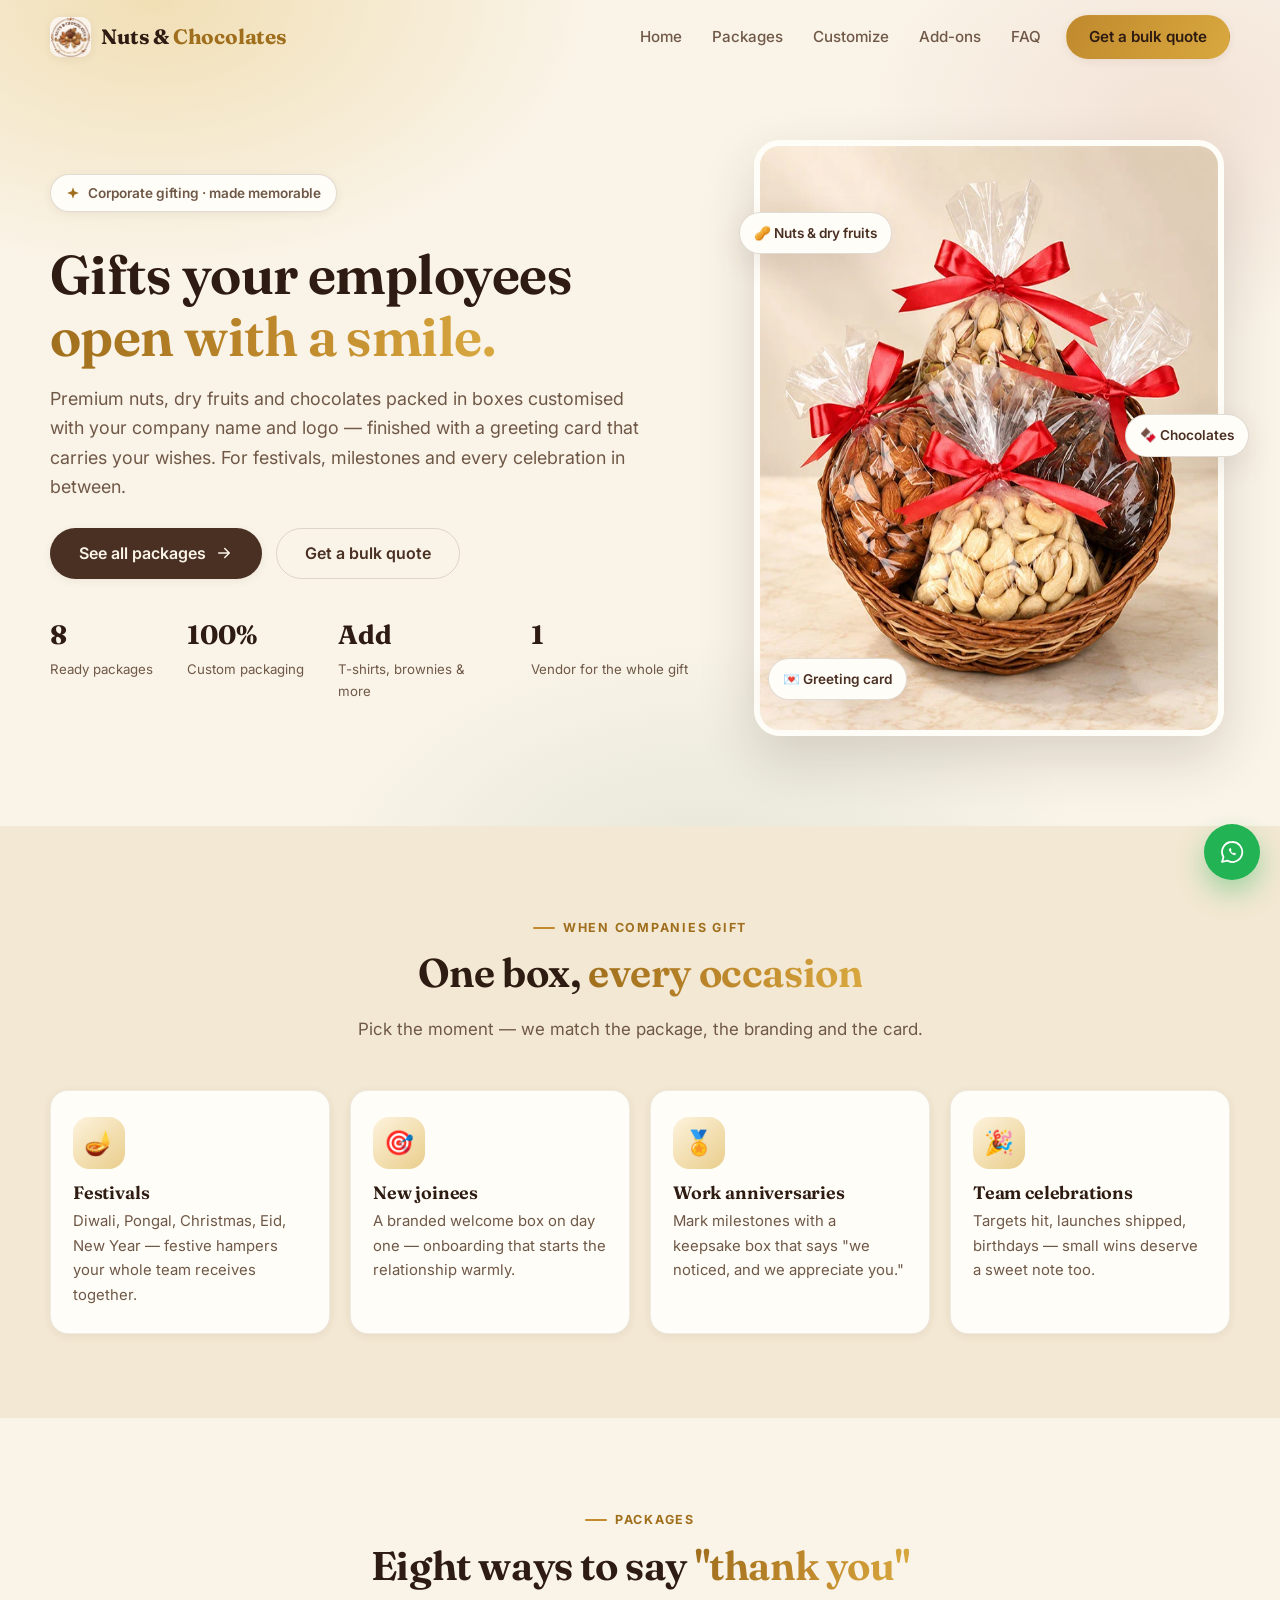
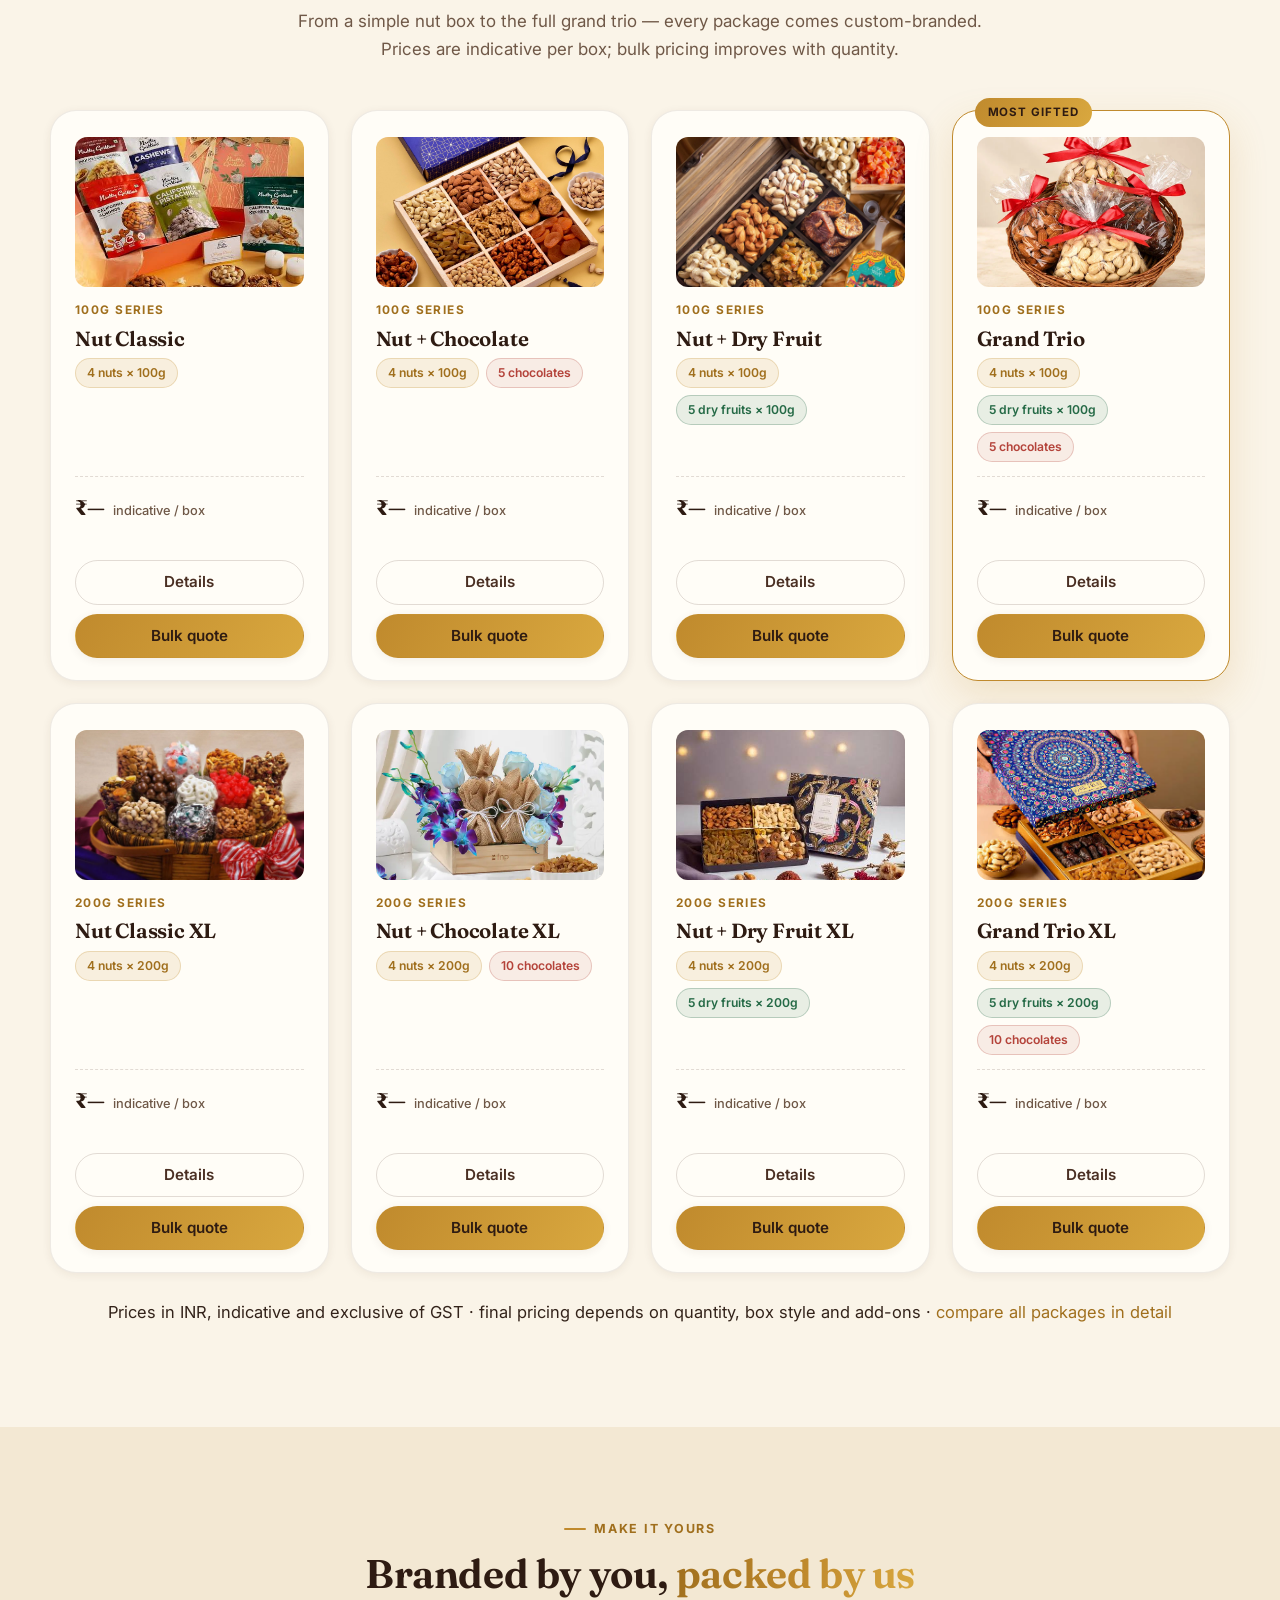
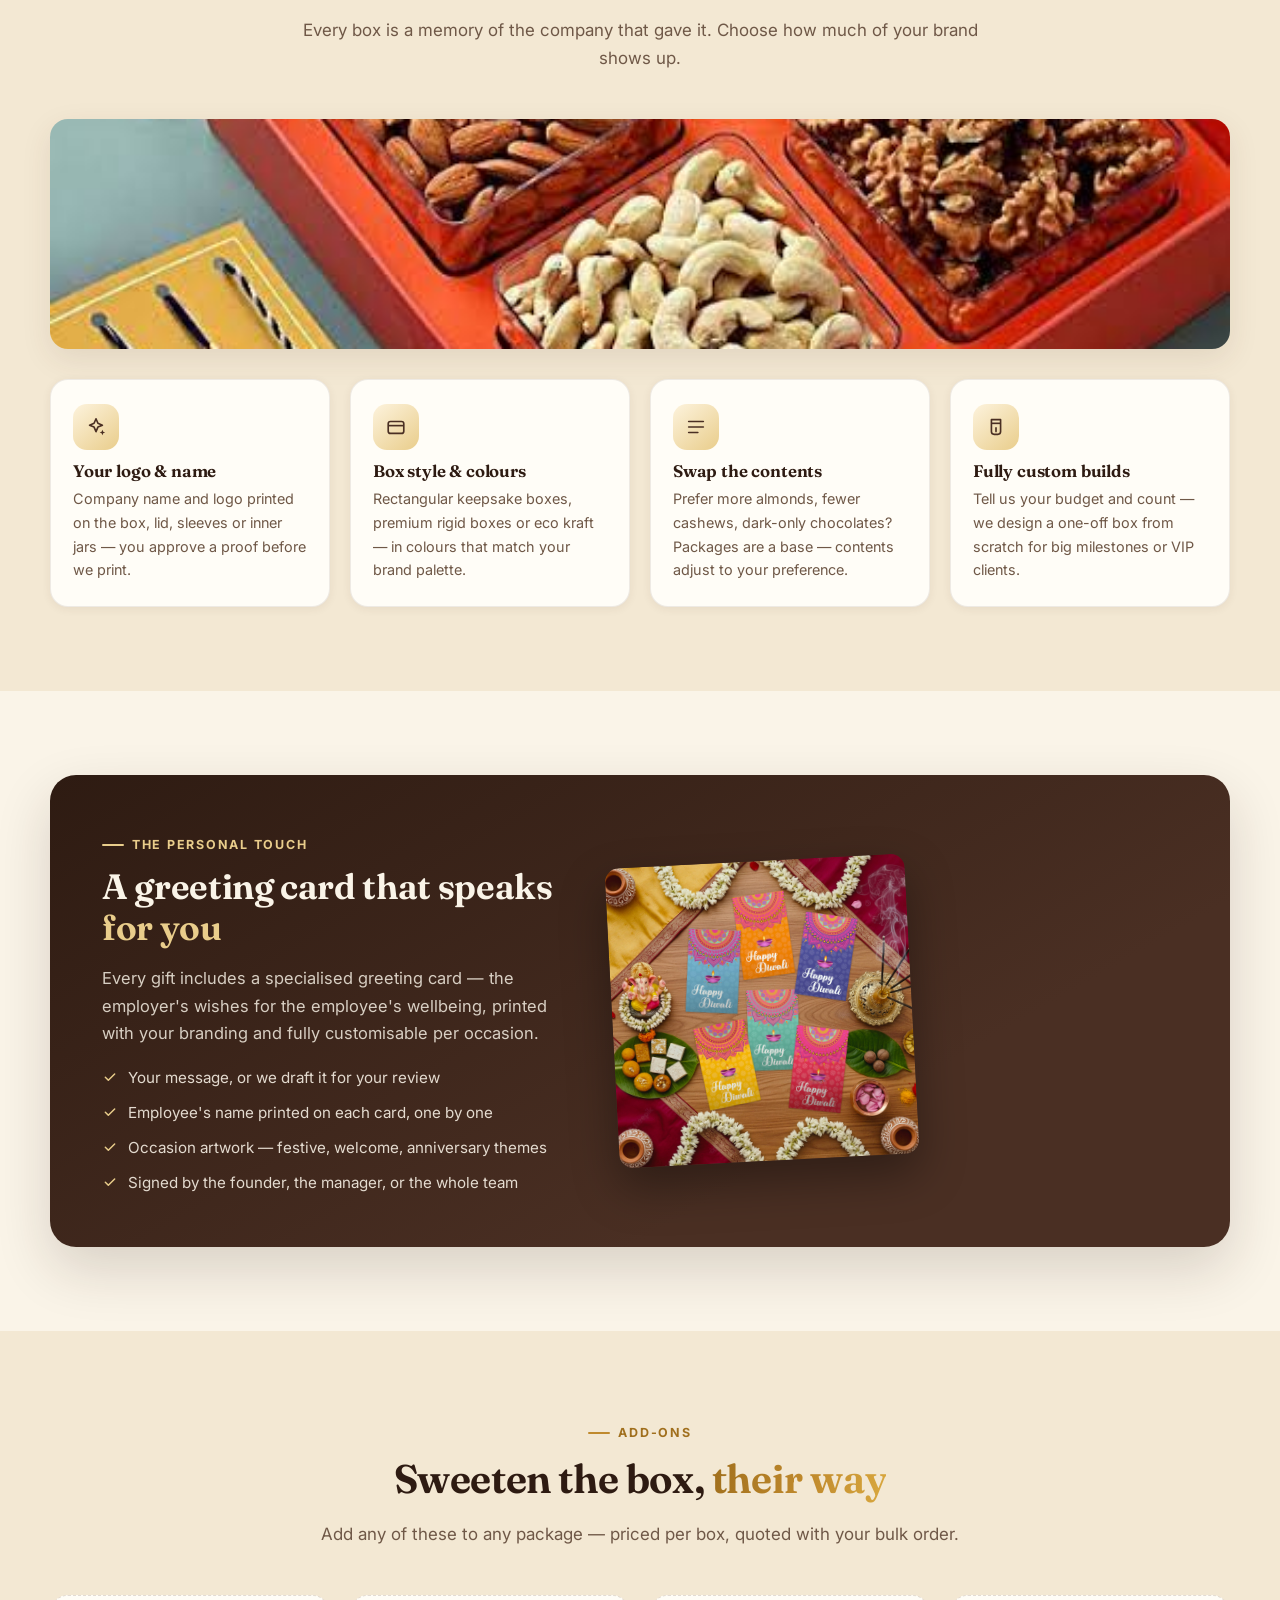
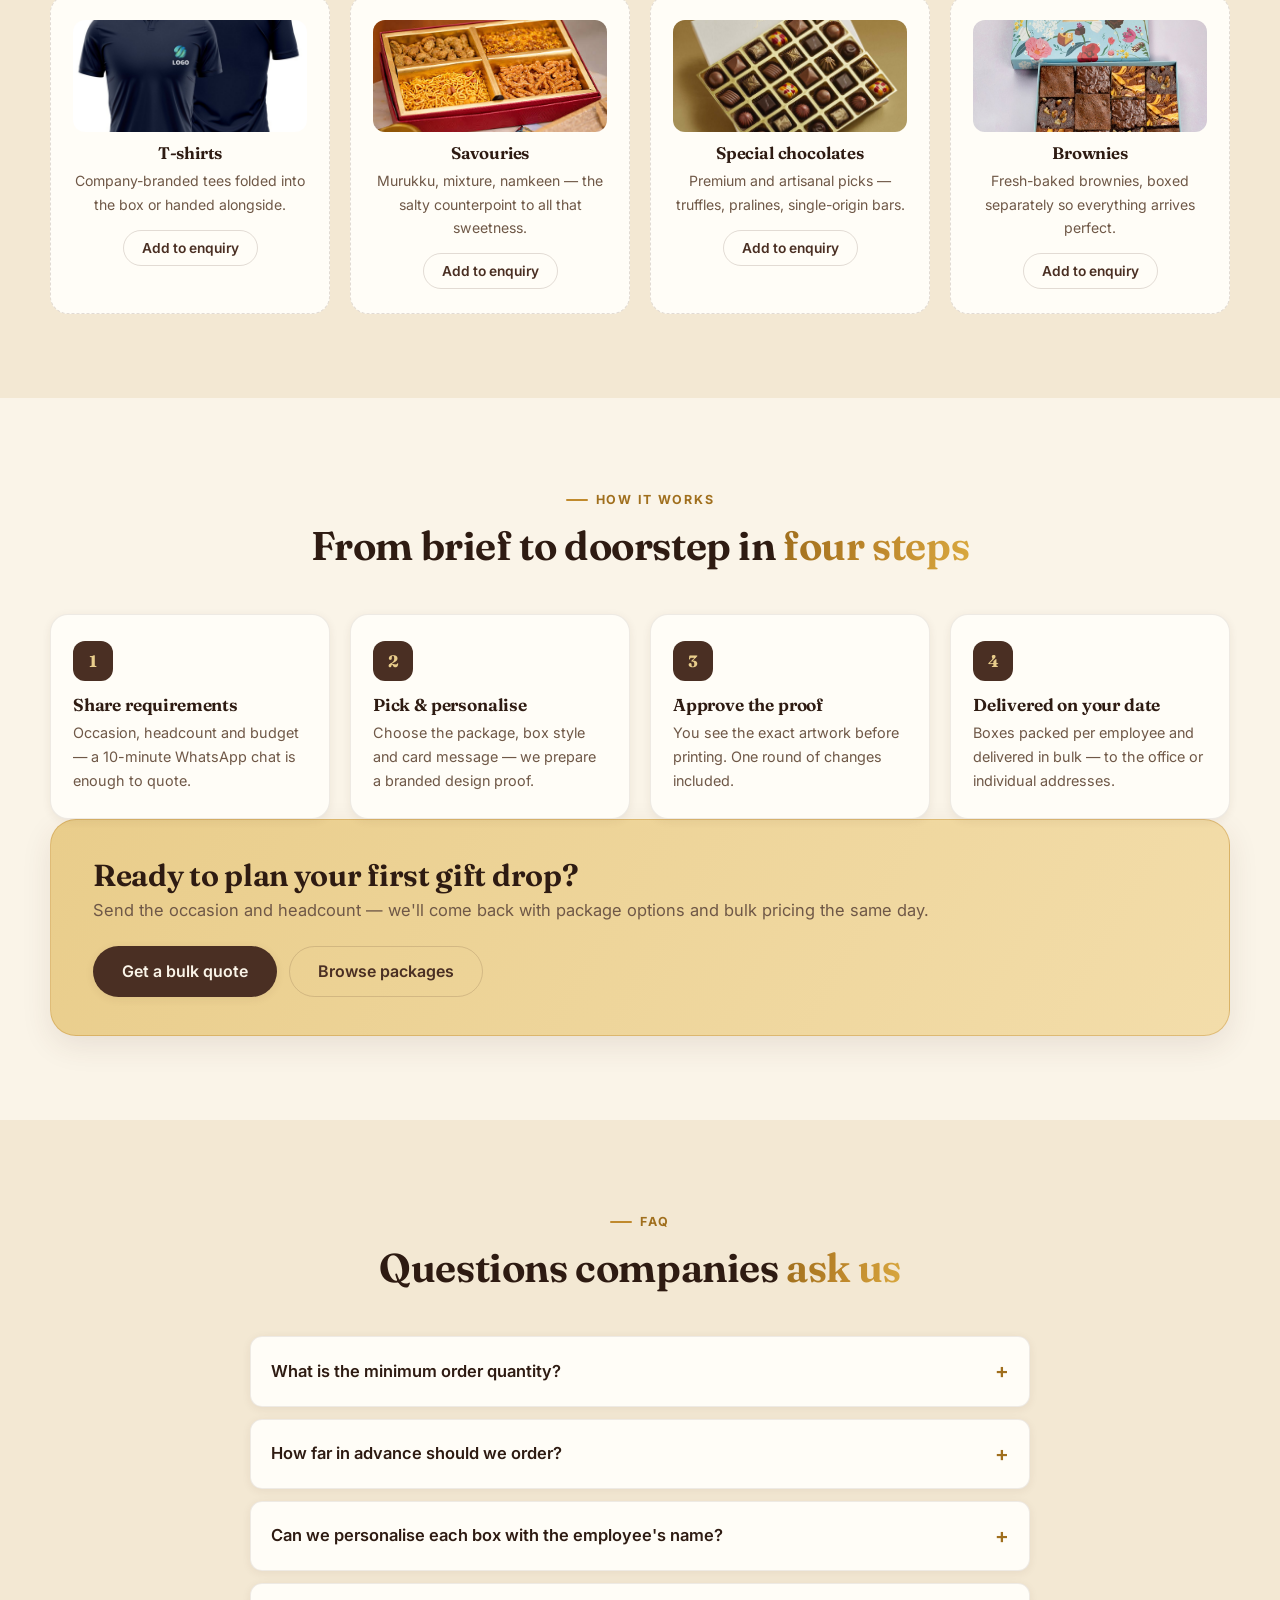
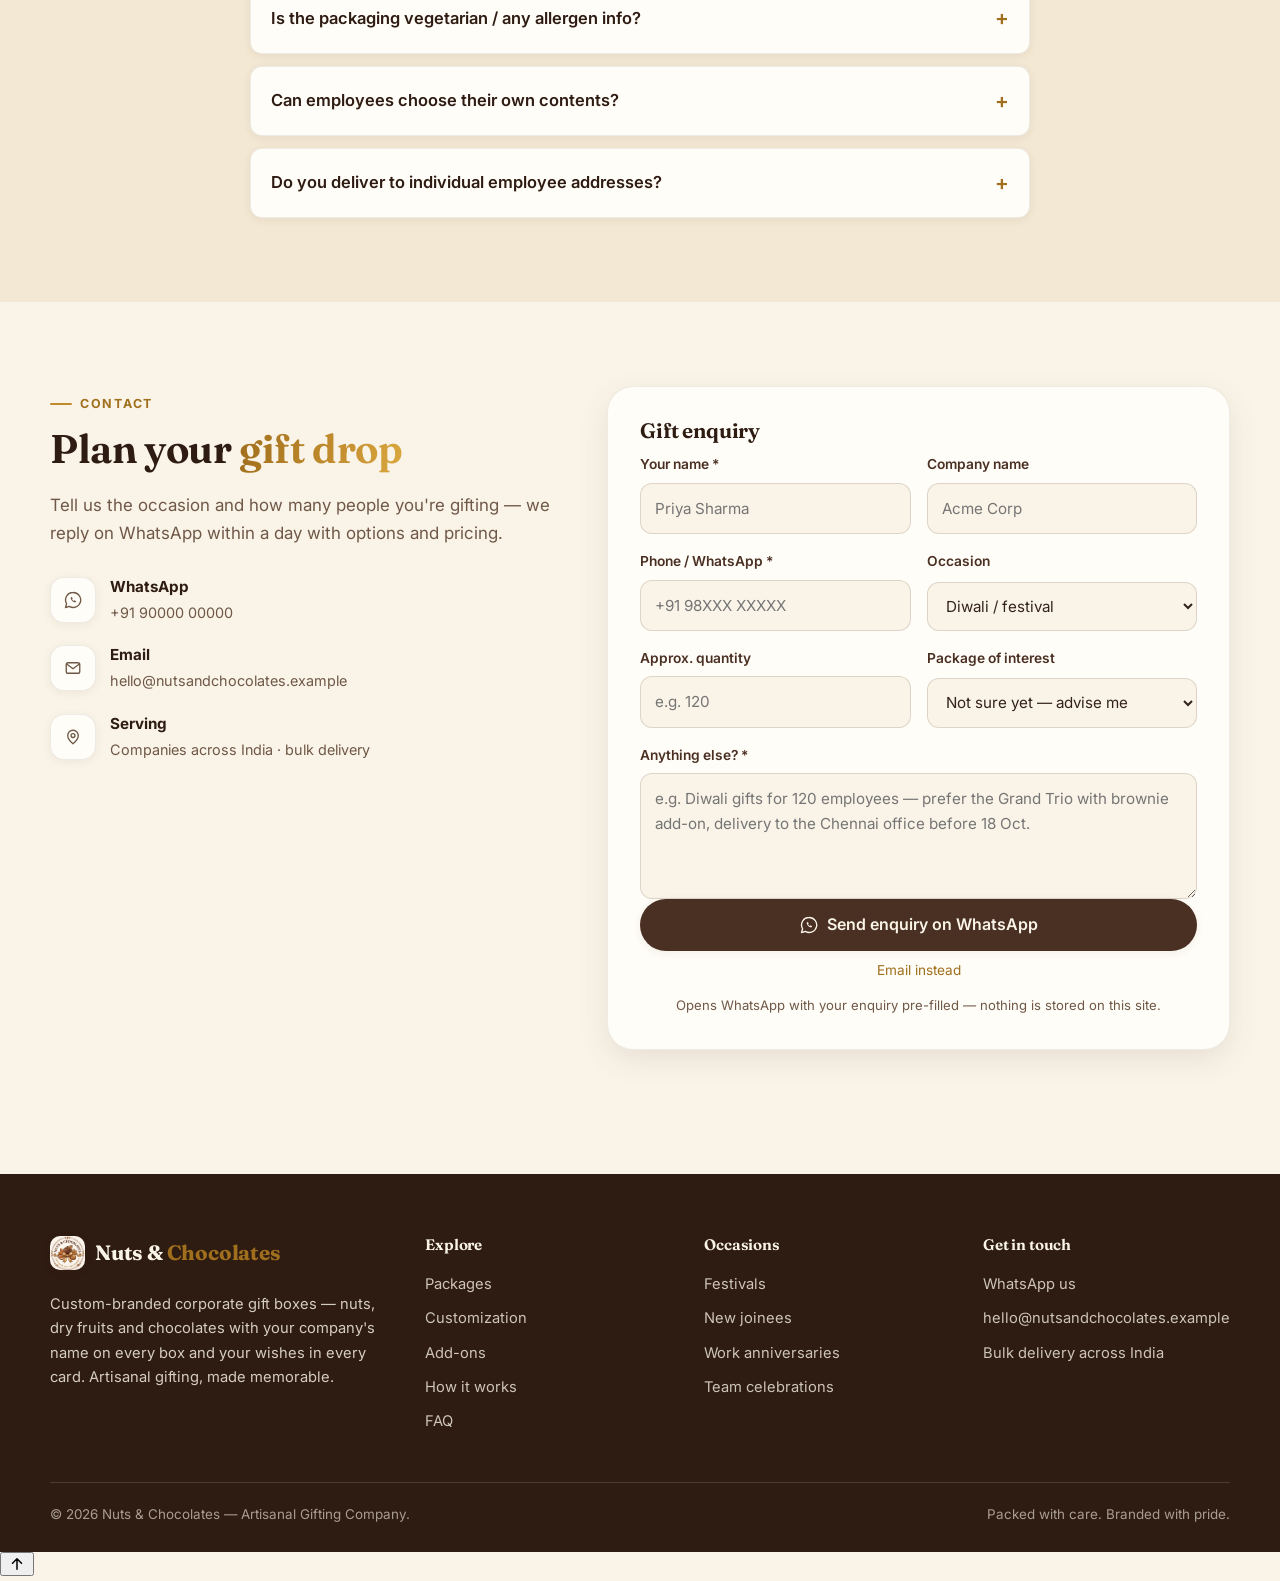
<file: index.html>
<!DOCTYPE html>
<html lang="en">
<head>
  <meta charset="UTF-8" />
  <meta name="viewport" content="width=device-width, initial-scale=1.0" />
  <title>Nuts &amp; Chocolates — Corporate Gift Boxes: Nuts, Dry Fruits &amp; Chocolates</title>
  <meta name="description" content="Custom-branded corporate gift boxes with premium nuts, dry fruits and chocolates — for festivals, onboarding, work anniversaries and team celebrations. Bulk pricing for companies." />
  <meta property="og:title" content="Nuts &amp; Chocolates — Corporate gifting your team actually remembers" />
  <meta property="og:description" content="Premium nuts, dry fruits and chocolates in packaging customised with your company name and logo — plus a personalised greeting card from the employer." />
  <meta property="og:type" content="website" />
  <link rel="icon" type="image/png" href="img/logo.png" />

  <link rel="preconnect" href="https://fonts.googleapis.com" />
  <link rel="preconnect" href="https://fonts.gstatic.com" crossorigin />
  <link href="https://fonts.googleapis.com/css2?family=Fraunces:opsz,wght@9..144,500;9..144,640;9..144,700&family=Inter:wght@400;500;600;700&display=swap" rel="stylesheet" />
  <link rel="stylesheet" href="css/style.css" />
</head>
<body>

  <!-- ======================= HEADER ======================= -->
  <header class="header" id="header">
    <div class="container header__inner">
      <a href="index.html" class="logo" aria-label="Nuts &amp; Chocolates — home">
        <img class="logo__img" src="img/logo.png" alt="Nuts &amp; Chocolates — Artisanal Gifting Company" />
        <span class="logo__word">Nuts &amp; <em>Chocolates</em></span>
      </a>

      <nav class="site-nav" id="siteNav" aria-label="Primary">
        <a href="index.html" class="nav__link">Home</a>
        <a href="packages.html" class="nav__link">Packages</a>
        <a href="index.html#customize" class="nav__link">Customize</a>
        <a href="index.html#addons" class="nav__link">Add-ons</a>
        <a href="index.html#faq" class="nav__link">FAQ</a>
        <a href="#contact" class="btn btn--gold nav__cta">Get a bulk quote</a>
      </nav>

      <button class="nav-toggle" id="navToggle" aria-label="Open menu" aria-expanded="false" aria-controls="siteNav">
        <span></span><span></span><span></span>
      </button>
    </div>
  </header>

  <main id="top">

    <!-- ======================= HERO ======================= -->
    <section class="hero">
      <div class="container hero__inner">
        <div class="hero__copy">
          <p class="hero__badge reveal">
            <svg viewBox="0 0 24 24" width="14" height="14" aria-hidden="true"><path d="M12 2l2.4 7.2L22 12l-7.6 2.8L12 22l-2.4-7.2L2 12l7.6-2.8Z" fill="currentColor"/></svg>
            Corporate gifting · made memorable
          </p>
          <h1 class="hero__title reveal" style="--i:1">
            Gifts your employees <span class="grad-text">open with a smile.</span>
          </h1>
          <p class="hero__sub reveal" style="--i:2">
            Premium nuts, dry fruits and chocolates packed in boxes customised with your
            company name and logo — finished with a greeting card that carries your wishes.
            For festivals, milestones and every celebration in between.
          </p>
          <div class="hero__cta reveal" style="--i:3">
            <a href="packages.html" class="btn btn--primary btn--lg">
              See all packages
              <svg viewBox="0 0 24 24" width="18" height="18" aria-hidden="true"><path d="M5 12h14m-6-6 6 6-6 6" fill="none" stroke="currentColor" stroke-width="2" stroke-linecap="round" stroke-linejoin="round"/></svg>
            </a>
            <a href="#contact" class="btn btn--ghost btn--lg">Get a bulk quote</a>
          </div>
          <dl class="hero__stats reveal" style="--i:4">
            <div class="stat"><dt>8</dt><dd>Ready packages</dd></div>
            <div class="stat"><dt>100%</dt><dd>Custom packaging</dd></div>
            <div class="stat"><dt>Add</dt><dd>T-shirts, brownies &amp; more</dd></div>
            <div class="stat"><dt>1</dt><dd>Vendor for the whole gift</dd></div>
          </dl>
        </div>

        <div class="hero__visual reveal" style="--i:2">
          <img class="hero__img" src="img/combo-4.webp" alt="Corporate gift basket filled with nuts and dry fruits, tied with red ribbons" width="640" height="596" />
          <span class="float-chip float-chip--nuts">🥜 Nuts &amp; dry fruits</span>
          <span class="float-chip float-chip--choco">🍫 Chocolates</span>
          <span class="float-chip float-chip--card">💌 Greeting card</span>
        </div>
      </div>
    </section>

    <!-- ======================= OCCASIONS ======================= -->
    <section class="section section--alt" id="occasions">
      <div class="container">
        <div class="section__head reveal">
          <p class="eyebrow">When companies gift</p>
          <h2 class="section__title">One box, <span class="grad-text">every occasion</span></h2>
          <p class="section__sub">Pick the moment — we match the package, the branding and the card.</p>
        </div>
        <div class="occ-grid">
          <article class="occ-card reveal" style="--i:0">
            <span class="occ-card__emoji">🪔</span>
            <h3>Festivals</h3>
            <p>Diwali, Pongal, Christmas, Eid, New Year — festive hampers your whole team receives together.</p>
          </article>
          <article class="occ-card reveal" style="--i:1">
            <span class="occ-card__emoji">🎯</span>
            <h3>New joinees</h3>
            <p>A branded welcome box on day one — onboarding that starts the relationship warmly.</p>
          </article>
          <article class="occ-card reveal" style="--i:2">
            <span class="occ-card__emoji">🏅</span>
            <h3>Work anniversaries</h3>
            <p>Mark milestones with a keepsake box that says "we noticed, and we appreciate you."</p>
          </article>
          <article class="occ-card reveal" style="--i:3">
            <span class="occ-card__emoji">🎉</span>
            <h3>Team celebrations</h3>
            <p>Targets hit, launches shipped, birthdays — small wins deserve a sweet note too.</p>
          </article>
        </div>
      </div>
    </section>

    <!-- ======================= PACKAGES PREVIEW ======================= -->
    <section class="section" id="packages">
      <div class="container">
        <div class="section__head reveal">
          <p class="eyebrow">Packages</p>
          <h2 class="section__title">Eight ways to say <span class="grad-text">"thank you"</span></h2>
          <p class="section__sub">From a simple nut box to the full grand trio — every package comes custom-branded. Prices are indicative per box; bulk pricing improves with quantity.</p>
        </div>

        <div class="pkg-grid">
          <article class="pkg-card reveal" style="--i:0">
            <img class="pkg-card__img" src="img/combo-1.jpg" alt="Branded nut pouches arranged in an orange gift box" loading="lazy" />
            <p class="pkg-card__tag">100g series</p>
            <h3>Nut Classic</h3>
            <div class="chip-row"><span class="chip">4 nuts × 100g</span></div>
            <p class="pkg-card__price">₹—<span>indicative / box</span></p>
            <div class="pkg-card__actions">
              <a href="packages.html" class="btn btn--ghost">Details</a>
              <button class="btn btn--gold" data-package="Nut Classic (100g × 4 nuts)" data-wa="Hi Nuts &amp; Chocolates! We're interested in the {package} gift box for our team. Please share bulk pricing.">Bulk quote</button>
            </div>
          </article>

          <article class="pkg-card reveal" style="--i:1">
            <img class="pkg-card__img" src="img/combo-2.jpg" alt="Blue rigid gift box with six compartments of nuts and dry fruits" loading="lazy" />
            <p class="pkg-card__tag">100g series</p>
            <h3>Nut + Chocolate</h3>
            <div class="chip-row"><span class="chip">4 nuts × 100g</span><span class="chip chip--red">5 chocolates</span></div>
            <p class="pkg-card__price">₹—<span>indicative / box</span></p>
            <div class="pkg-card__actions">
              <a href="packages.html" class="btn btn--ghost">Details</a>
              <button class="btn btn--gold" data-package="Nut + Chocolate (100g × 4 nuts + 5 chocolates)" data-wa="Hi Nuts &amp; Chocolates! We're interested in the {package} gift box for our team. Please share bulk pricing.">Bulk quote</button>
            </div>
          </article>

          <article class="pkg-card reveal" style="--i:2">
            <img class="pkg-card__img" src="img/combo-3.jpg" alt="Dark wooden tray with eight compartments of dry fruits and nuts" loading="lazy" />
            <p class="pkg-card__tag">100g series</p>
            <h3>Nut + Dry Fruit</h3>
            <div class="chip-row"><span class="chip">4 nuts × 100g</span><span class="chip chip--green">5 dry fruits × 100g</span></div>
            <p class="pkg-card__price">₹—<span>indicative / box</span></p>
            <div class="pkg-card__actions">
              <a href="packages.html" class="btn btn--ghost">Details</a>
              <button class="btn btn--gold" data-package="Nut + Dry Fruit (100g × 4 nuts + 5 dry fruits)" data-wa="Hi Nuts &amp; Chocolates! We're interested in the {package} gift box for our team. Please share bulk pricing.">Bulk quote</button>
            </div>
          </article>

          <article class="pkg-card pkg-card--featured reveal" style="--i:3">
            <span class="pkg-card__badge">Most gifted</span>
            <img class="pkg-card__img" src="img/combo-4.webp" alt="Wicker basket gift hamper with nuts and dry fruits tied in red ribbons" loading="lazy" />
            <p class="pkg-card__tag">100g series</p>
            <h3>Grand Trio</h3>
            <div class="chip-row"><span class="chip">4 nuts × 100g</span><span class="chip chip--green">5 dry fruits × 100g</span><span class="chip chip--red">5 chocolates</span></div>
            <p class="pkg-card__price">₹—<span>indicative / box</span></p>
            <div class="pkg-card__actions">
              <a href="packages.html" class="btn btn--ghost">Details</a>
              <button class="btn btn--gold" data-package="Grand Trio (100g series)" data-wa="Hi Nuts &amp; Chocolates! We're interested in the {package} gift box for our team. Please share bulk pricing.">Bulk quote</button>
            </div>
          </article>

          <article class="pkg-card reveal" style="--i:4">
            <img class="pkg-card__img" src="img/combo-5.webp" alt="Basket of wrapped chocolate and nut clusters with festive ribbon" loading="lazy" />
            <p class="pkg-card__tag">200g series</p>
            <h3>Nut Classic XL</h3>
            <div class="chip-row"><span class="chip">4 nuts × 200g</span></div>
            <p class="pkg-card__price">₹—<span>indicative / box</span></p>
            <div class="pkg-card__actions">
              <a href="packages.html" class="btn btn--ghost">Details</a>
              <button class="btn btn--gold" data-package="Nut Classic XL (200g × 4 nuts)" data-wa="Hi Nuts &amp; Chocolates! We're interested in the {package} gift box for our team. Please share bulk pricing.">Bulk quote</button>
            </div>
          </article>

          <article class="pkg-card reveal" style="--i:5">
            <img class="pkg-card__img" src="img/combo-6.webp" alt="Jute pouches of dry fruits presented in a wooden crate with blue orchids" loading="lazy" />
            <p class="pkg-card__tag">200g series</p>
            <h3>Nut + Chocolate XL</h3>
            <div class="chip-row"><span class="chip">4 nuts × 200g</span><span class="chip chip--red">10 chocolates</span></div>
            <p class="pkg-card__price">₹—<span>indicative / box</span></p>
            <div class="pkg-card__actions">
              <a href="packages.html" class="btn btn--ghost">Details</a>
              <button class="btn btn--gold" data-package="Nut + Chocolate XL (200g × 4 nuts + 10 chocolates)" data-wa="Hi Nuts &amp; Chocolates! We're interested in the {package} gift box for our team. Please share bulk pricing.">Bulk quote</button>
            </div>
          </article>

          <article class="pkg-card reveal" style="--i:6">
            <img class="pkg-card__img" src="img/combo-7.jpg" alt="Navy blue and gold festive gift boxes with four-compartment nut trays" loading="lazy" />
            <p class="pkg-card__tag">200g series</p>
            <h3>Nut + Dry Fruit XL</h3>
            <div class="chip-row"><span class="chip">4 nuts × 200g</span><span class="chip chip--green">5 dry fruits × 200g</span></div>
            <p class="pkg-card__price">₹—<span>indicative / box</span></p>
            <div class="pkg-card__actions">
              <a href="packages.html" class="btn btn--ghost">Details</a>
              <button class="btn btn--gold" data-package="Nut + Dry Fruit XL (200g series)" data-wa="Hi Nuts &amp; Chocolates! We're interested in the {package} gift box for our team. Please share bulk pricing.">Bulk quote</button>
            </div>
          </article>

          <article class="pkg-card reveal" style="--i:7">
            <img class="pkg-card__img" src="img/combo-8.jpg" alt="Hand opening a blue patterned gift box filled with dry fruits and nuts" loading="lazy" />
            <p class="pkg-card__tag">200g series</p>
            <h3>Grand Trio XL</h3>
            <div class="chip-row"><span class="chip">4 nuts × 200g</span><span class="chip chip--green">5 dry fruits × 200g</span><span class="chip chip--red">10 chocolates</span></div>
            <p class="pkg-card__price">₹—<span>indicative / box</span></p>
            <div class="pkg-card__actions">
              <a href="packages.html" class="btn btn--ghost">Details</a>
              <button class="btn btn--gold" data-package="Grand Trio XL (200g series)" data-wa="Hi Nuts &amp; Chocolates! We're interested in the {package} gift box for our team. Please share bulk pricing.">Bulk quote</button>
            </div>
          </article>
        </div>

        <p class="pricing-note reveal" style="text-align:center; margin-top:26px;">
          Prices in INR, indicative and exclusive of GST · final pricing depends on quantity, box style and add-ons ·
          <a href="packages.html">compare all packages in detail</a>
        </p>
      </div>
    </section>

    <!-- ======================= CUSTOMIZE ======================= -->
    <section class="section section--alt" id="customize">
      <div class="container">
        <div class="section__head reveal">
          <p class="eyebrow">Make it yours</p>
          <h2 class="section__title">Branded by you, <span class="grad-text">packed by us</span></h2>
          <p class="section__sub">Every box is a memory of the company that gave it. Choose how much of your brand shows up.</p>
        </div>
        <img class="cust-banner reveal" src="img/nuts.jpg" alt="Premium nut gift box with almonds, cashews and pistachios in a red keepsake box" loading="lazy" />
        <div class="cust-grid">
          <article class="cust-card reveal" style="--i:0">
            <span class="cust-card__icon">
              <svg viewBox="0 0 24 24" width="22" height="22" aria-hidden="true"><path d="M12 3l2.1 4.9L19 10l-4.9 2.1L12 17l-2.1-4.9L5 10l4.9-2.1Z" fill="none" stroke="currentColor" stroke-width="1.8" stroke-linejoin="round"/><path d="M19 15l.9 2.1L22 18l-2.1.9L19 21l-.9-2.1L16 18l2.1-.9Z" fill="currentColor"/></svg>
            </span>
            <h3>Your logo &amp; name</h3>
            <p>Company name and logo printed on the box, lid, sleeves or inner jars — you approve a proof before we print.</p>
          </article>
          <article class="cust-card reveal" style="--i:1">
            <span class="cust-card__icon">
              <svg viewBox="0 0 24 24" width="22" height="22" aria-hidden="true"><rect x="3.5" y="6" width="17" height="13" rx="2.5" fill="none" stroke="currentColor" stroke-width="1.8"/><path d="M3.5 10.5h17" stroke="currentColor" stroke-width="1.8"/></svg>
            </span>
            <h3>Box style &amp; colours</h3>
            <p>Rectangular keepsake boxes, premium rigid boxes or eco kraft — in colours that match your brand palette.</p>
          </article>
          <article class="cust-card reveal" style="--i:2">
            <span class="cust-card__icon">
              <svg viewBox="0 0 24 24" width="22" height="22" aria-hidden="true"><path d="M4 6h16M4 12h16M4 18h10" fill="none" stroke="currentColor" stroke-width="1.8" stroke-linecap="round"/></svg>
            </span>
            <h3>Swap the contents</h3>
            <p>Prefer more almonds, fewer cashews, dark-only chocolates? Packages are a base — contents adjust to your preference.</p>
          </article>
          <article class="cust-card reveal" style="--i:3">
            <span class="cust-card__icon">
              <svg viewBox="0 0 24 24" width="22" height="22" aria-hidden="true"><path d="M7 4h10v13a3 3 0 0 1-3 3H10a3 3 0 0 1-3-3Z" fill="none" stroke="currentColor" stroke-width="1.8" stroke-linejoin="round"/><path d="M7 8h10" stroke="currentColor" stroke-width="1.8"/><path d="M12 13v4" stroke="currentColor" stroke-width="1.8" stroke-linecap="round"/></svg>
            </span>
            <h3>Fully custom builds</h3>
            <p>Tell us your budget and count — we design a one-off box from scratch for big milestones or VIP clients.</p>
          </article>
        </div>
      </div>
    </section>

    <!-- ======================= GREETING CARD BAND ======================= -->
    <section class="section" id="greeting-card">
      <div class="container">
        <div class="greet-band reveal">
          <div>
            <p class="eyebrow">The personal touch</p>
            <h2>A greeting card that speaks <em style="color: var(--gold-soft); font-style: normal;">for you</em></h2>
            <p>Every gift includes a specialised greeting card — the employer's wishes for the employee's wellbeing, printed with your branding and fully customisable per occasion.</p>
            <ul class="greet-list">
              <li><svg viewBox="0 0 24 24" width="16" height="16" aria-hidden="true"><path d="m5 12.5 4.5 4.5L19 7.5" fill="none" stroke="currentColor" stroke-width="2.2" stroke-linecap="round" stroke-linejoin="round"/></svg>Your message, or we draft it for your review</li>
              <li><svg viewBox="0 0 24 24" width="16" height="16" aria-hidden="true"><path d="m5 12.5 4.5 4.5L19 7.5" fill="none" stroke="currentColor" stroke-width="2.2" stroke-linecap="round" stroke-linejoin="round"/></svg>Employee's name printed on each card, one by one</li>
              <li><svg viewBox="0 0 24 24" width="16" height="16" aria-hidden="true"><path d="m5 12.5 4.5 4.5L19 7.5" fill="none" stroke="currentColor" stroke-width="2.2" stroke-linecap="round" stroke-linejoin="round"/></svg>Occasion artwork — festive, welcome, anniversary themes</li>
              <li><svg viewBox="0 0 24 24" width="16" height="16" aria-hidden="true"><path d="m5 12.5 4.5 4.5L19 7.5" fill="none" stroke="currentColor" stroke-width="2.2" stroke-linecap="round" stroke-linejoin="round"/></svg>Signed by the founder, the manager, or the whole team</li>
            </ul>
          </div>
          <figure class="greet-art greet-art--img" style="margin:0;">
            <img class="greet-art__img" src="img/greeting-card.jpg" alt="Festive greeting cards with Happy Diwali wishes arranged on a traditional platter" />
          </figure>
        </div>
      </div>
    </section>

    <!-- ======================= ADD-ONS ======================= -->
    <section class="section section--alt" id="addons">
      <div class="container">
        <div class="section__head reveal">
          <p class="eyebrow">Add-ons</p>
          <h2 class="section__title">Sweeten the box, <span class="grad-text">their way</span></h2>
          <p class="section__sub">Add any of these to any package — priced per box, quoted with your bulk order.</p>
        </div>
        <div class="addon-grid">
          <article class="addon-card reveal" style="--i:0">
            <img class="addon-card__img" src="img/t-shirt.jpg" alt="Navy company-branded polo t-shirts with logo placement front and back" loading="lazy" />
            <h3>T-shirts</h3>
            <p>Company-branded tees folded into the box or handed alongside.</p>
            <button class="btn btn--ghost" data-package="Add-on: T-shirts" data-wa="Hi Nuts &amp; Chocolates! We'd like to add {package} to our gift boxes. Please share options and pricing.">Add to enquiry</button>
          </article>
          <article class="addon-card reveal" style="--i:1">
            <img class="addon-card__img" src="img/savory.jpg" alt="Red gift box with four compartments of savoury snacks like mixture and sev" loading="lazy" />
            <h3>Savouries</h3>
            <p>Murukku, mixture, namkeen — the salty counterpoint to all that sweetness.</p>
            <button class="btn btn--ghost" data-package="Add-on: Savouries" data-wa="Hi Nuts &amp; Chocolates! We'd like to add {package} to our gift boxes. Please share options and pricing.">Add to enquiry</button>
          </article>
          <article class="addon-card reveal" style="--i:2">
            <img class="addon-card__img" src="img/special-chocolate.jpg" alt="Luxury chocolate gift box with assorted pralines and truffles" loading="lazy" />
            <h3>Special chocolates</h3>
            <p>Premium and artisanal picks — truffles, pralines, single-origin bars.</p>
            <button class="btn btn--ghost" data-package="Add-on: Special chocolates" data-wa="Hi Nuts &amp; Chocolates! We'd like to add {package} to our gift boxes. Please share options and pricing.">Add to enquiry</button>
          </article>
          <article class="addon-card reveal" style="--i:3">
            <img class="addon-card__img" src="img/brownie.jpeg" alt="Floral gift box of fresh-baked chocolate brownies and walnut slices" loading="lazy" />
            <h3>Brownies</h3>
            <p>Fresh-baked brownies, boxed separately so everything arrives perfect.</p>
            <button class="btn btn--ghost" data-package="Add-on: Brownies" data-wa="Hi Nuts &amp; Chocolates! We'd like to add {package} to our gift boxes. Please share options and pricing.">Add to enquiry</button>
          </article>
        </div>
      </div>
    </section>

    <!-- ======================= HOW IT WORKS ======================= -->
    <section class="section" id="process">
      <div class="container">
        <div class="section__head reveal">
          <p class="eyebrow">How it works</p>
          <h2 class="section__title">From brief to doorstep in <span class="grad-text">four steps</span></h2>
        </div>
        <ol class="steps">
          <li class="step reveal" style="--i:0">
            <span class="step__num">1</span>
            <h3>Share requirements</h3>
            <p>Occasion, headcount and budget — a 10-minute WhatsApp chat is enough to quote.</p>
          </li>
          <li class="step reveal" style="--i:1">
            <span class="step__num">2</span>
            <h3>Pick &amp; personalise</h3>
            <p>Choose the package, box style and card message — we prepare a branded design proof.</p>
          </li>
          <li class="step reveal" style="--i:2">
            <span class="step__num">3</span>
            <h3>Approve the proof</h3>
            <p>You see the exact artwork before printing. One round of changes included.</p>
          </li>
          <li class="step reveal" style="--i:3">
            <span class="step__num">4</span>
            <h3>Delivered on your date</h3>
            <p>Boxes packed per employee and delivered in bulk — to the office or individual addresses.</p>
          </li>
        </ol>

        <div class="cta-band reveal">
          <div>
            <h2>Ready to plan your first gift drop?</h2>
            <p>Send the occasion and headcount — we'll come back with package options and bulk pricing the same day.</p>
          </div>
          <div class="cta-band__actions">
            <a href="#contact" class="btn btn--primary btn--lg">Get a bulk quote</a>
            <a href="packages.html" class="btn btn--ghost btn--lg">Browse packages</a>
          </div>
        </div>
      </div>
    </section>

    <!-- ======================= FAQ ======================= -->
    <section class="section section--alt" id="faq">
      <div class="container container--narrow">
        <div class="section__head reveal">
          <p class="eyebrow">FAQ</p>
          <h2 class="section__title">Questions companies <span class="grad-text">ask us</span></h2>
        </div>
        <div class="faq reveal">
          <details class="faq__item">
            <summary>What is the minimum order quantity?</summary>
            <p>Custom branding makes sense from 25 boxes upward. Below that we can still do custom greeting cards with ready packaging — ask us.</p>
          </details>
          <details class="faq__item">
            <summary>How far in advance should we order?</summary>
            <p>For standard packages with logo printing, 7–10 days is comfortable. For fully custom box designs, allow 2–3 weeks. Festival peaks (Diwali especially) fill up early — book ahead.</p>
          </details>
          <details class="faq__item">
            <summary>Can we personalise each box with the employee's name?</summary>
            <p>Yes — names can appear on the greeting card, a gift tag, or the box itself. You share the list, we handle the rest.</p>
          </details>
          <details class="faq__item">
            <summary>Is the packaging vegetarian / any allergen info?</summary>
            <p>All items are vegetarian. Nuts and dry fruits are packed in dedicated compartments; chocolates list full ingredients. Tell us about allergies and we'll suggest safe swaps.</p>
          </details>
          <details class="faq__item">
            <summary>Can employees choose their own contents?</summary>
            <p>For smaller counts we keep boxes uniform. For larger orders we can run a preference round — e.g. a nut-only option for those who avoid sweets — with a simple form.</p>
          </details>
          <details class="faq__item">
            <summary>Do you deliver to individual employee addresses?</summary>
            <p>Yes — bulk delivery to the office is standard; individual courier delivery can be quoted for remote teams, including a personalised note per box.</p>
          </details>
        </div>
      </div>
    </section>

    <!-- ======================= CONTACT ======================= -->
    <section class="section" id="contact">
      <div class="container">
        <div class="contact-wrap">
          <div class="contact-copy reveal">
            <p class="eyebrow">Contact</p>
            <h2 class="section__title">Plan your <span class="grad-text">gift drop</span></h2>
            <p class="section__sub">Tell us the occasion and how many people you're gifting — we reply on WhatsApp within a day with options and pricing.</p>
            <ul class="contact-list">
              <li>
                <span class="contact-list__icon">
                  <svg viewBox="0 0 24 24" width="18" height="18" aria-hidden="true"><path d="M12 2a9.9 9.9 0 0 0-8.5 15L2 22l5.2-1.4A10 10 0 1 0 12 2Z" fill="none" stroke="currentColor" stroke-width="1.8" stroke-linejoin="round"/><path d="M8.8 9.2c.4 2.7 3.3 5.6 6 6l1.5-1.5-2.4-1.3-1 .8a6.6 6.6 0 0 1-2.1-2.1l.8-1-1.3-2.4Z" fill="currentColor"/></svg>
                </span>
                <div><strong>WhatsApp</strong><span id="waNumberLabel">+91 90000 00000</span></div>
              </li>
              <li>
                <span class="contact-list__icon">
                  <svg viewBox="0 0 24 24" width="18" height="18" aria-hidden="true"><rect x="3" y="5" width="18" height="14" rx="2.5" fill="none" stroke="currentColor" stroke-width="1.8"/><path d="m4 7 8 6 8-6" fill="none" stroke="currentColor" stroke-width="1.8" stroke-linecap="round" stroke-linejoin="round"/></svg>
                </span>
                <div><strong>Email</strong><span id="emailLabel">hello@nutsandchocolates.example</span></div>
              </li>
              <li>
                <span class="contact-list__icon">
                  <svg viewBox="0 0 24 24" width="18" height="18" aria-hidden="true"><path d="M12 21s7-5.6 7-11a7 7 0 1 0-14 0c0 5.4 7 11 7 11Z" fill="none" stroke="currentColor" stroke-width="1.8" stroke-linejoin="round"/><circle cx="12" cy="10" r="2.6" fill="none" stroke="currentColor" stroke-width="1.8"/></svg>
                </span>
                <div><strong>Serving</strong><span>Companies across India · bulk delivery</span></div>
              </li>
            </ul>
          </div>

          <form class="contact-form reveal" id="contactForm" style="--i:1" novalidate>
            <h3>Gift enquiry</h3>
            <div class="form-grid">
              <label class="field">
                <span>Your name *</span>
                <input type="text" id="cf-name" name="name" placeholder="Priya Sharma" required autocomplete="name" />
              </label>
              <label class="field">
                <span>Company name</span>
                <input type="text" id="cf-company" name="company" placeholder="Acme Corp" autocomplete="organization" />
              </label>
              <label class="field">
                <span>Phone / WhatsApp *</span>
                <input type="tel" id="cf-phone" name="phone" placeholder="+91 98XXX XXXXX" required autocomplete="tel" />
              </label>
              <label class="field">
                <span>Occasion</span>
                <select id="cf-occasion" name="occasion">
                  <option>Diwali / festival</option>
                  <option>New joinee welcome</option>
                  <option>Work anniversary</option>
                  <option>Team celebration</option>
                  <option>Multiple / other</option>
                </select>
              </label>
              <label class="field">
                <span>Approx. quantity</span>
                <input type="number" id="cf-qty" name="qty" min="1" placeholder="e.g. 120" />
              </label>
              <label class="field">
                <span>Package of interest</span>
                <select id="cf-package" name="package">
                  <option>Not sure yet — advise me</option>
                  <option>Nut Classic (100g × 4 nuts)</option>
                  <option>Nut + Chocolate (100g series)</option>
                  <option>Nut + Dry Fruit (100g series)</option>
                  <option>Grand Trio (100g series)</option>
                  <option>Nut Classic XL (200g × 4 nuts)</option>
                  <option>Nut + Chocolate XL (200g series)</option>
                  <option>Nut + Dry Fruit XL (200g series)</option>
                  <option>Grand Trio XL (200g series)</option>
                </select>
              </label>
            </div>
            <label class="field">
              <span>Anything else? *</span>
              <textarea id="cf-message" name="message" rows="4" placeholder="e.g. Diwali gifts for 120 employees — prefer the Grand Trio with brownie add-on, delivery to the Chennai office before 18 Oct." required></textarea>
            </label>

            <button type="submit" class="btn btn--primary btn--lg btn--block">
              <svg viewBox="0 0 24 24" width="18" height="18" aria-hidden="true"><path d="M12 2a9.9 9.9 0 0 0-8.5 15L2 22l5.2-1.4A10 10 0 1 0 12 2Z" fill="none" stroke="currentColor" stroke-width="1.8" stroke-linejoin="round"/><path d="M8.8 9.2c.4 2.7 3.3 5.6 6 6l1.5-1.5-2.4-1.3-1 .8a6.6 6.6 0 0 1-2.1-2.1l.8-1-1.3-2.4Z" fill="currentColor"/></svg>
              Send enquiry on WhatsApp
            </button>
            <a class="form-fallback" id="formFallback" href="#" hidden>Email instead</a>
            <p class="form-note" id="formNote">Opens WhatsApp with your enquiry pre-filled — nothing is stored on this site.</p>
            <p class="form-error" id="formError" hidden>Please fill in your name, phone and a short message.</p>
          </form>
        </div>
      </div>
    </section>
  </main>

  <!-- ======================= FOOTER ======================= -->
  <footer class="footer">
    <div class="container footer__inner">
      <div class="footer__brand">
        <a href="index.html" class="logo" aria-label="Nuts &amp; Chocolates — back to top">
          <img class="logo__img" src="img/logo.png" alt="" />
          <span class="logo__word">Nuts &amp; <em>Chocolates</em></span>
        </a>
        <p>Custom-branded corporate gift boxes — nuts, dry fruits and chocolates with your company's name on every box and your wishes in every card. Artisanal gifting, made memorable.</p>
      </div>

      <nav class="footer__col" aria-label="Footer — explore">
        <h4>Explore</h4>
        <a href="packages.html">Packages</a>
        <a href="index.html#customize">Customization</a>
        <a href="index.html#addons">Add-ons</a>
        <a href="index.html#process">How it works</a>
        <a href="index.html#faq">FAQ</a>
      </nav>

      <nav class="footer__col" aria-label="Footer — occasions">
        <h4>Occasions</h4>
        <a href="index.html#occasions">Festivals</a>
        <a href="index.html#occasions">New joinees</a>
        <a href="index.html#occasions">Work anniversaries</a>
        <a href="index.html#occasions">Team celebrations</a>
      </nav>

      <div class="footer__col">
        <h4>Get in touch</h4>
        <a href="#contact">WhatsApp us</a>
        <a href="mailto:hello@nutsandchocolates.example" id="footerEmail">hello@nutsandchocolates.example</a>
        <span>Bulk delivery across India</span>
      </div>
    </div>
    <div class="container footer__bottom">
      <p>© <span id="year">2026</span> Nuts &amp; Chocolates — Artisanal Gifting Company.</p>
      <p>Packed with care. Branded with pride.</p>
    </div>
  </footer>

  <!-- Floating WhatsApp -->
  <a class="wa-float" id="waFloat" href="#" aria-label="Chat with us on WhatsApp">
    <svg viewBox="0 0 24 24" width="24" height="24" aria-hidden="true"><path d="M12 2a9.9 9.9 0 0 0-8.5 15L2 22l5.2-1.4A10 10 0 1 0 12 2Z" fill="none" stroke="currentColor" stroke-width="1.8" stroke-linejoin="round"/><path d="M8.8 9.2c.4 2.7 3.3 5.6 6 6l1.5-1.5-2.4-1.3-1 .8a6.6 6.6 0 0 1-2.1-2.1l.8-1-1.3-2.4Z" fill="currentColor"/></svg>
  </a>

  <button class="to-top" id="toTop" aria-label="Back to top">
    <svg viewBox="0 0 24 24" width="18" height="18" aria-hidden="true"><path d="M12 19V5m-6 6 6-6 6 6" fill="none" stroke="currentColor" stroke-width="2" stroke-linecap="round" stroke-linejoin="round"/></svg>
  </button>

  <script src="js/main.js"></script>
</body>
</html>
</file>
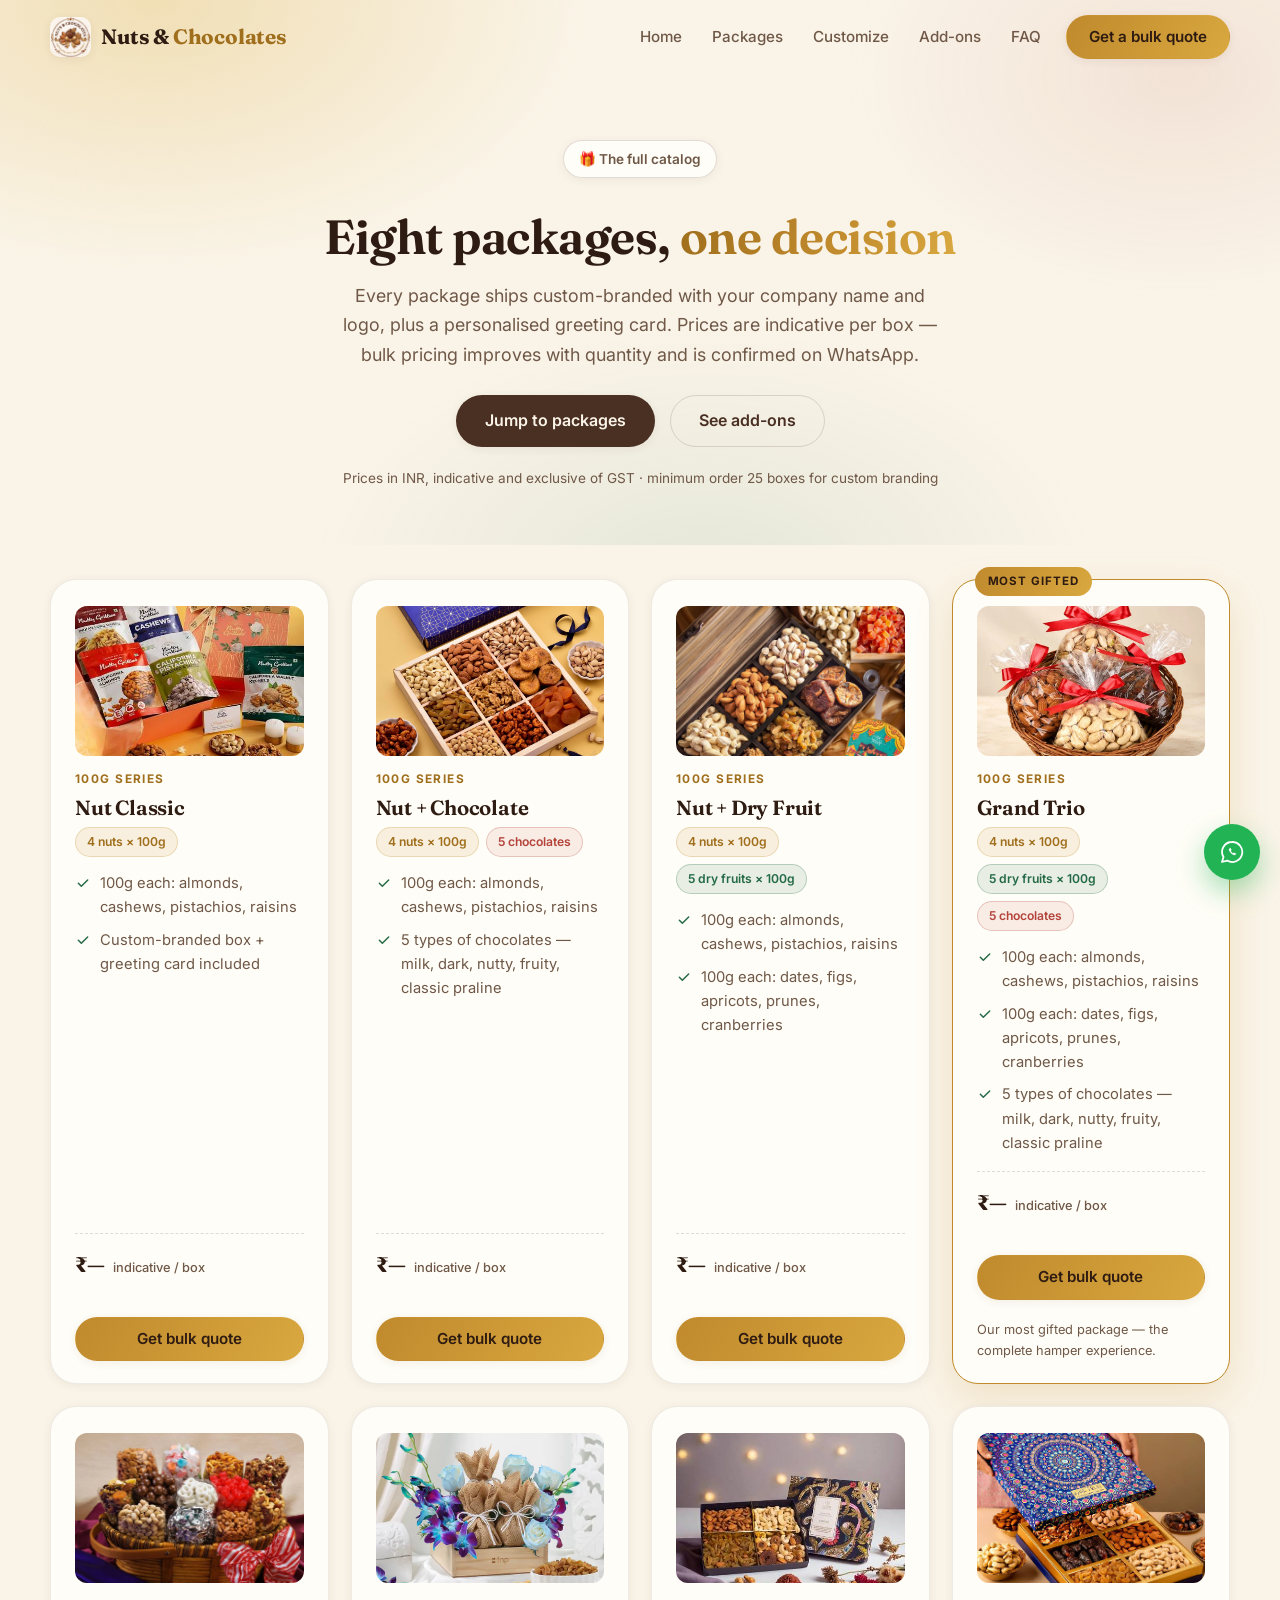
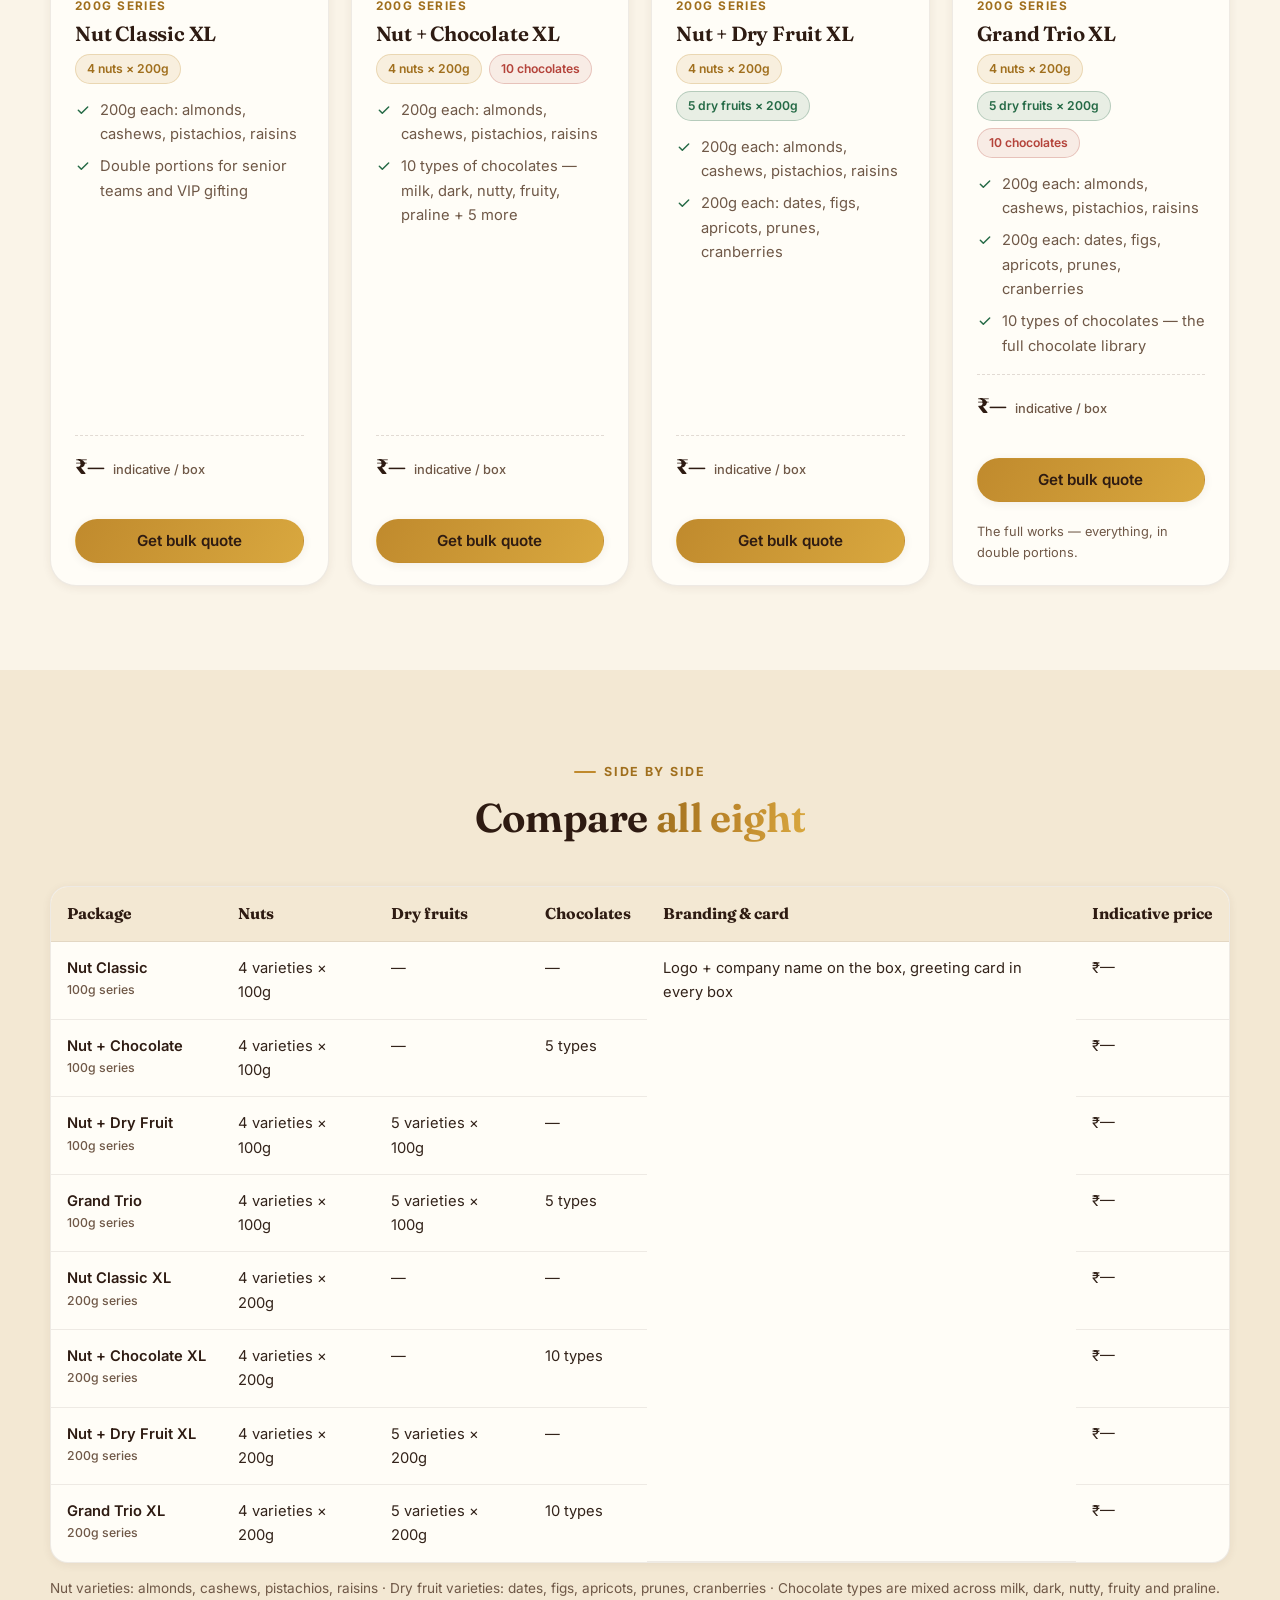
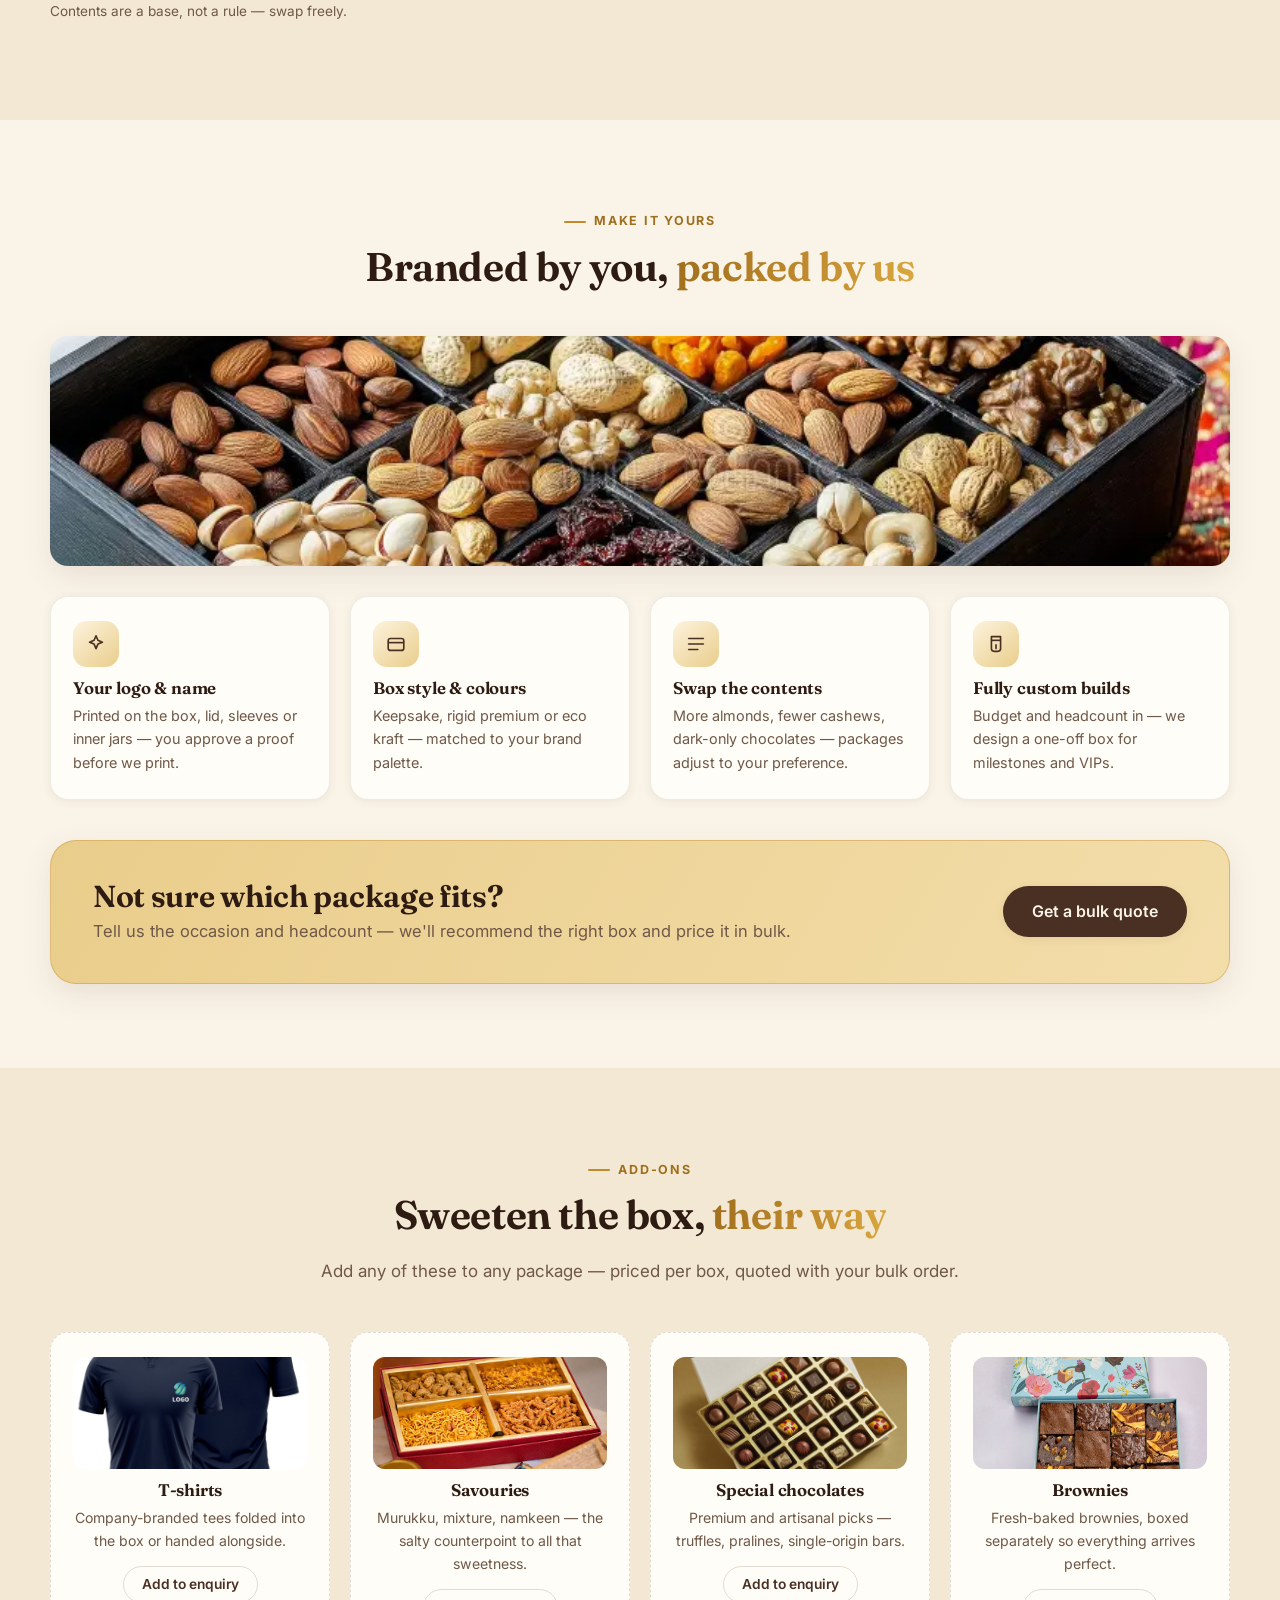
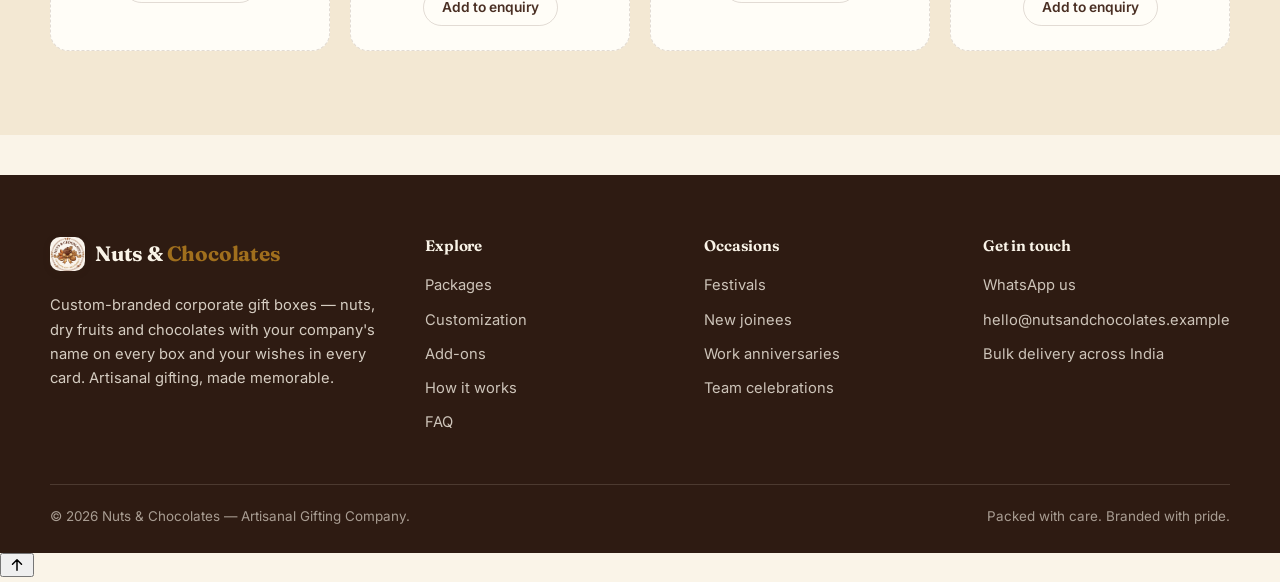
<file: packages.html>
<!DOCTYPE html>
<html lang="en">
<head>
  <meta charset="UTF-8" />
  <meta name="viewport" content="width=device-width, initial-scale=1.0" />
  <title>Packages &amp; Pricing — Nuts &amp; Chocolates Corporate Gift Boxes</title>
  <meta name="description" content="All 8 corporate gift box packages — nuts, dry fruits and chocolates in 100g and 200g series. Compare contents and get bulk pricing with custom company branding." />
  <meta property="og:title" content="Nuts &amp; Chocolates Packages — 8 corporate gift boxes, custom-branded" />
  <meta property="og:description" content="Compare all 8 gift box packages — from Nut Classic to Grand Trio XL — with indicative pricing and WhatsApp bulk quotes." />
  <meta property="og:type" content="website" />
  <link rel="icon" type="image/png" href="img/logo.png" />

  <link rel="preconnect" href="https://fonts.googleapis.com" />
  <link rel="preconnect" href="https://fonts.gstatic.com" crossorigin />
  <link href="https://fonts.googleapis.com/css2?family=Fraunces:opsz,wght@9..144,500;9..144,640;9..144,700&family=Inter:wght@400;500;600;700&display=swap" rel="stylesheet" />
  <link rel="stylesheet" href="css/style.css" />
</head>
<body>

  <!-- ======================= HEADER ======================= -->
  <header class="header" id="header">
    <div class="container header__inner">
      <a href="index.html" class="logo" aria-label="Nuts &amp; Chocolates — home">
        <img class="logo__img" src="img/logo.png" alt="Nuts &amp; Chocolates — Artisanal Gifting Company" />
        <span class="logo__word">Nuts &amp; <em>Chocolates</em></span>
      </a>

      <nav class="site-nav" id="siteNav" aria-label="Primary">
        <a href="index.html" class="nav__link">Home</a>
        <a href="packages.html" class="nav__link">Packages</a>
        <a href="index.html#customize" class="nav__link">Customize</a>
        <a href="index.html#addons" class="nav__link">Add-ons</a>
        <a href="index.html#faq" class="nav__link">FAQ</a>
        <a href="index.html#contact" class="btn btn--gold nav__cta">Get a bulk quote</a>
      </nav>

      <button class="nav-toggle" id="navToggle" aria-label="Open menu" aria-expanded="false" aria-controls="siteNav">
        <span></span><span></span><span></span>
      </button>
    </div>
  </header>

  <main id="top">

    <!-- ======================= PAGE HEAD ======================= -->
    <section class="hero" style="padding-bottom:56px;">
      <div class="container" style="max-width:720px; text-align:center;">
        <p class="hero__badge reveal">🎁 The full catalog</p>
        <h1 class="hero__title reveal" style="--i:1; font-size:clamp(2rem,4.5vw,3rem); margin-top:18px;">
          Eight packages, <span class="grad-text">one decision</span>
        </h1>
        <p class="hero__sub reveal" style="--i:2; margin-inline:auto;">
          Every package ships custom-branded with your company name and logo, plus a personalised
          greeting card. Prices are indicative per box — bulk pricing improves with quantity and is
          confirmed on WhatsApp.
        </p>
        <p class="reveal" style="--i:3; margin:26px 0 0;">
          <a href="#all-packages" class="btn btn--primary btn--lg">Jump to packages</a>
          <a href="#addons" class="btn btn--ghost btn--lg" style="margin-left:10px;">See add-ons</a>
        </p>
        <p class="reveal" style="--i:4; margin:20px 0 0; font-size:0.85rem; color:var(--ink-soft);">
          Prices in INR, indicative and exclusive of GST · minimum order 25 boxes for custom branding
        </p>
      </div>
    </section>

    <!-- ======================= ALL PACKAGES ======================= -->
    <section class="section" id="all-packages" style="padding-top:34px;">
      <div class="container">
        <div class="pkg-grid">

          <article class="pkg-card reveal" style="--i:0">
            <img class="pkg-card__img" src="img/combo-1.jpg" alt="Branded nut pouches arranged in an orange gift box" loading="lazy" />
            <p class="pkg-card__tag">100g series</p>
            <h3>Nut Classic</h3>
            <div class="chip-row"><span class="chip">4 nuts × 100g</span></div>
            <ul class="pkg-list">
              <li><svg viewBox="0 0 24 24" width="16" height="16" aria-hidden="true"><path d="m5 12.5 4.5 4.5L19 7.5" fill="none" stroke="currentColor" stroke-width="2.2" stroke-linecap="round" stroke-linejoin="round"/></svg>100g each: almonds, cashews, pistachios, raisins</li>
              <li><svg viewBox="0 0 24 24" width="16" height="16" aria-hidden="true"><path d="m5 12.5 4.5 4.5L19 7.5" fill="none" stroke="currentColor" stroke-width="2.2" stroke-linecap="round" stroke-linejoin="round"/></svg>Custom-branded box + greeting card included</li>
            </ul>
            <p class="pkg-card__price">₹—<span>indicative / box</span></p>
            <div class="pkg-card__actions">
              <button class="btn btn--gold" data-package="Nut Classic (100g × 4 nuts)" data-wa="Hi Nuts &amp; Chocolates! We're interested in the {package} gift box for our team. Please share bulk pricing.">Get bulk quote</button>
            </div>
          </article>

          <article class="pkg-card reveal" style="--i:1">
            <img class="pkg-card__img" src="img/combo-2.jpg" alt="Blue rigid gift box with six compartments of nuts and dry fruits" loading="lazy" />
            <p class="pkg-card__tag">100g series</p>
            <h3>Nut + Chocolate</h3>
            <div class="chip-row"><span class="chip">4 nuts × 100g</span><span class="chip chip--red">5 chocolates</span></div>
            <ul class="pkg-list">
              <li><svg viewBox="0 0 24 24" width="16" height="16" aria-hidden="true"><path d="m5 12.5 4.5 4.5L19 7.5" fill="none" stroke="currentColor" stroke-width="2.2" stroke-linecap="round" stroke-linejoin="round"/></svg>100g each: almonds, cashews, pistachios, raisins</li>
              <li><svg viewBox="0 0 24 24" width="16" height="16" aria-hidden="true"><path d="m5 12.5 4.5 4.5L19 7.5" fill="none" stroke="currentColor" stroke-width="2.2" stroke-linecap="round" stroke-linejoin="round"/></svg>5 types of chocolates — milk, dark, nutty, fruity, classic praline</li>
            </ul>
            <p class="pkg-card__price">₹—<span>indicative / box</span></p>
            <div class="pkg-card__actions">
              <button class="btn btn--gold" data-package="Nut + Chocolate (100g × 4 nuts + 5 chocolates)" data-wa="Hi Nuts &amp; Chocolates! We're interested in the {package} gift box for our team. Please share bulk pricing.">Get bulk quote</button>
            </div>
          </article>

          <article class="pkg-card reveal" style="--i:2">
            <img class="pkg-card__img" src="img/combo-3.jpg" alt="Dark wooden tray with eight compartments of dry fruits and nuts" loading="lazy" />
            <p class="pkg-card__tag">100g series</p>
            <h3>Nut + Dry Fruit</h3>
            <div class="chip-row"><span class="chip">4 nuts × 100g</span><span class="chip chip--green">5 dry fruits × 100g</span></div>
            <ul class="pkg-list">
              <li><svg viewBox="0 0 24 24" width="16" height="16" aria-hidden="true"><path d="m5 12.5 4.5 4.5L19 7.5" fill="none" stroke="currentColor" stroke-width="2.2" stroke-linecap="round" stroke-linejoin="round"/></svg>100g each: almonds, cashews, pistachios, raisins</li>
              <li><svg viewBox="0 0 24 24" width="16" height="16" aria-hidden="true"><path d="m5 12.5 4.5 4.5L19 7.5" fill="none" stroke="currentColor" stroke-width="2.2" stroke-linecap="round" stroke-linejoin="round"/></svg>100g each: dates, figs, apricots, prunes, cranberries</li>
            </ul>
            <p class="pkg-card__price">₹—<span>indicative / box</span></p>
            <div class="pkg-card__actions">
              <button class="btn btn--gold" data-package="Nut + Dry Fruit (100g series)" data-wa="Hi Nuts &amp; Chocolates! We're interested in the {package} gift box for our team. Please share bulk pricing.">Get bulk quote</button>
            </div>
          </article>

          <article class="pkg-card pkg-card--featured reveal" style="--i:3">
            <span class="pkg-card__badge">Most gifted</span>
            <img class="pkg-card__img" src="img/combo-4.webp" alt="Wicker basket gift hamper with nuts and dry fruits tied in red ribbons" loading="lazy" />
            <p class="pkg-card__tag">100g series</p>
            <h3>Grand Trio</h3>
            <div class="chip-row"><span class="chip">4 nuts × 100g</span><span class="chip chip--green">5 dry fruits × 100g</span><span class="chip chip--red">5 chocolates</span></div>
            <ul class="pkg-list">
              <li><svg viewBox="0 0 24 24" width="16" height="16" aria-hidden="true"><path d="m5 12.5 4.5 4.5L19 7.5" fill="none" stroke="currentColor" stroke-width="2.2" stroke-linecap="round" stroke-linejoin="round"/></svg>100g each: almonds, cashews, pistachios, raisins</li>
              <li><svg viewBox="0 0 24 24" width="16" height="16" aria-hidden="true"><path d="m5 12.5 4.5 4.5L19 7.5" fill="none" stroke="currentColor" stroke-width="2.2" stroke-linecap="round" stroke-linejoin="round"/></svg>100g each: dates, figs, apricots, prunes, cranberries</li>
              <li><svg viewBox="0 0 24 24" width="16" height="16" aria-hidden="true"><path d="m5 12.5 4.5 4.5L19 7.5" fill="none" stroke="currentColor" stroke-width="2.2" stroke-linecap="round" stroke-linejoin="round"/></svg>5 types of chocolates — milk, dark, nutty, fruity, classic praline</li>
            </ul>
            <p class="pkg-card__price">₹—<span>indicative / box</span></p>
            <div class="pkg-card__actions">
              <button class="btn btn--gold" data-package="Grand Trio (100g series)" data-wa="Hi Nuts &amp; Chocolates! We're interested in the {package} gift box for our team. Please share bulk pricing.">Get bulk quote</button>
              <p class="pkg-card__hint">Our most gifted package — the complete hamper experience.</p>
            </div>
          </article>

          <article class="pkg-card reveal" style="--i:4">
            <img class="pkg-card__img" src="img/combo-5.webp" alt="Basket of wrapped chocolate and nut clusters with festive ribbon" loading="lazy" />
            <p class="pkg-card__tag">200g series</p>
            <h3>Nut Classic XL</h3>
            <div class="chip-row"><span class="chip">4 nuts × 200g</span></div>
            <ul class="pkg-list">
              <li><svg viewBox="0 0 24 24" width="16" height="16" aria-hidden="true"><path d="m5 12.5 4.5 4.5L19 7.5" fill="none" stroke="currentColor" stroke-width="2.2" stroke-linecap="round" stroke-linejoin="round"/></svg>200g each: almonds, cashews, pistachios, raisins</li>
              <li><svg viewBox="0 0 24 24" width="16" height="16" aria-hidden="true"><path d="m5 12.5 4.5 4.5L19 7.5" fill="none" stroke="currentColor" stroke-width="2.2" stroke-linecap="round" stroke-linejoin="round"/></svg>Double portions for senior teams and VIP gifting</li>
            </ul>
            <p class="pkg-card__price">₹—<span>indicative / box</span></p>
            <div class="pkg-card__actions">
              <button class="btn btn--gold" data-package="Nut Classic XL (200g × 4 nuts)" data-wa="Hi Nuts &amp; Chocolates! We're interested in the {package} gift box for our team. Please share bulk pricing.">Get bulk quote</button>
            </div>
          </article>

          <article class="pkg-card reveal" style="--i:5">
            <img class="pkg-card__img" src="img/combo-6.webp" alt="Jute pouches of dry fruits presented in a wooden crate with blue orchids" loading="lazy" />
            <p class="pkg-card__tag">200g series</p>
            <h3>Nut + Chocolate XL</h3>
            <div class="chip-row"><span class="chip">4 nuts × 200g</span><span class="chip chip--red">10 chocolates</span></div>
            <ul class="pkg-list">
              <li><svg viewBox="0 0 24 24" width="16" height="16" aria-hidden="true"><path d="m5 12.5 4.5 4.5L19 7.5" fill="none" stroke="currentColor" stroke-width="2.2" stroke-linecap="round" stroke-linejoin="round"/></svg>200g each: almonds, cashews, pistachios, raisins</li>
              <li><svg viewBox="0 0 24 24" width="16" height="16" aria-hidden="true"><path d="m5 12.5 4.5 4.5L19 7.5" fill="none" stroke="currentColor" stroke-width="2.2" stroke-linecap="round" stroke-linejoin="round"/></svg>10 types of chocolates — milk, dark, nutty, fruity, praline + 5 more</li>
            </ul>
            <p class="pkg-card__price">₹—<span>indicative / box</span></p>
            <div class="pkg-card__actions">
              <button class="btn btn--gold" data-package="Nut + Chocolate XL (200g series)" data-wa="Hi Nuts &amp; Chocolates! We're interested in the {package} gift box for our team. Please share bulk pricing.">Get bulk quote</button>
            </div>
          </article>

          <article class="pkg-card reveal" style="--i:6">
            <img class="pkg-card__img" src="img/combo-7.jpg" alt="Navy blue and gold festive gift boxes with four-compartment nut trays" loading="lazy" />
            <p class="pkg-card__tag">200g series</p>
            <h3>Nut + Dry Fruit XL</h3>
            <div class="chip-row"><span class="chip">4 nuts × 200g</span><span class="chip chip--green">5 dry fruits × 200g</span></div>
            <ul class="pkg-list">
              <li><svg viewBox="0 0 24 24" width="16" height="16" aria-hidden="true"><path d="m5 12.5 4.5 4.5L19 7.5" fill="none" stroke="currentColor" stroke-width="2.2" stroke-linecap="round" stroke-linejoin="round"/></svg>200g each: almonds, cashews, pistachios, raisins</li>
              <li><svg viewBox="0 0 24 24" width="16" height="16" aria-hidden="true"><path d="m5 12.5 4.5 4.5L19 7.5" fill="none" stroke="currentColor" stroke-width="2.2" stroke-linecap="round" stroke-linejoin="round"/></svg>200g each: dates, figs, apricots, prunes, cranberries</li>
            </ul>
            <p class="pkg-card__price">₹—<span>indicative / box</span></p>
            <div class="pkg-card__actions">
              <button class="btn btn--gold" data-package="Nut + Dry Fruit XL (200g series)" data-wa="Hi Nuts &amp; Chocolates! We're interested in the {package} gift box for our team. Please share bulk pricing.">Get bulk quote</button>
            </div>
          </article>

          <article class="pkg-card reveal" style="--i:7">
            <img class="pkg-card__img" src="img/combo-8.jpg" alt="Hand opening a blue patterned gift box filled with dry fruits and nuts" loading="lazy" />
            <p class="pkg-card__tag">200g series</p>
            <h3>Grand Trio XL</h3>
            <div class="chip-row"><span class="chip">4 nuts × 200g</span><span class="chip chip--green">5 dry fruits × 200g</span><span class="chip chip--red">10 chocolates</span></div>
            <ul class="pkg-list">
              <li><svg viewBox="0 0 24 24" width="16" height="16" aria-hidden="true"><path d="m5 12.5 4.5 4.5L19 7.5" fill="none" stroke="currentColor" stroke-width="2.2" stroke-linecap="round" stroke-linejoin="round"/></svg>200g each: almonds, cashews, pistachios, raisins</li>
              <li><svg viewBox="0 0 24 24" width="16" height="16" aria-hidden="true"><path d="m5 12.5 4.5 4.5L19 7.5" fill="none" stroke="currentColor" stroke-width="2.2" stroke-linecap="round" stroke-linejoin="round"/></svg>200g each: dates, figs, apricots, prunes, cranberries</li>
              <li><svg viewBox="0 0 24 24" width="16" height="16" aria-hidden="true"><path d="m5 12.5 4.5 4.5L19 7.5" fill="none" stroke="currentColor" stroke-width="2.2" stroke-linecap="round" stroke-linejoin="round"/></svg>10 types of chocolates — the full chocolate library</li>
            </ul>
            <p class="pkg-card__price">₹—<span>indicative / box</span></p>
            <div class="pkg-card__actions">
              <button class="btn btn--gold" data-package="Grand Trio XL (200g series)" data-wa="Hi Nuts &amp; Chocolates! We're interested in the {package} gift box for our team. Please share bulk pricing.">Get bulk quote</button>
              <p class="pkg-card__hint">The full works — everything, in double portions.</p>
            </div>
          </article>

        </div>
      </div>
    </section>

    <!-- ======================= COMPARISON TABLE ======================= -->
    <section class="section section--alt" id="compare">
      <div class="container">
        <div class="section__head reveal">
          <p class="eyebrow">Side by side</p>
          <h2 class="section__title">Compare <span class="grad-text">all eight</span></h2>
        </div>
        <div class="table-wrap reveal">
          <table class="compare-table">
            <thead>
              <tr>
                <th>Package</th>
                <th>Nuts</th>
                <th>Dry fruits</th>
                <th>Chocolates</th>
                <th>Branding &amp; card</th>
                <th>Indicative price</th>
              </tr>
            </thead>
            <tbody>
              <tr>
                <td class="pkg-name">Nut Classic <small>100g series</small></td>
                <td>4 varieties × 100g</td>
                <td>—</td>
                <td>—</td>
                <td rowspan="8">Logo + company name on the box, greeting card in every box</td>
                <td>₹—</td>
              </tr>
              <tr>
                <td class="pkg-name">Nut + Chocolate <small>100g series</small></td>
                <td>4 varieties × 100g</td>
                <td>—</td>
                <td>5 types</td>
                <td>₹—</td>
              </tr>
              <tr>
                <td class="pkg-name">Nut + Dry Fruit <small>100g series</small></td>
                <td>4 varieties × 100g</td>
                <td>5 varieties × 100g</td>
                <td>—</td>
                <td>₹—</td>
              </tr>
              <tr>
                <td class="pkg-name">Grand Trio <small>100g series</small></td>
                <td>4 varieties × 100g</td>
                <td>5 varieties × 100g</td>
                <td>5 types</td>
                <td>₹—</td>
              </tr>
              <tr>
                <td class="pkg-name">Nut Classic XL <small>200g series</small></td>
                <td>4 varieties × 200g</td>
                <td>—</td>
                <td>—</td>
                <td>₹—</td>
              </tr>
              <tr>
                <td class="pkg-name">Nut + Chocolate XL <small>200g series</small></td>
                <td>4 varieties × 200g</td>
                <td>—</td>
                <td>10 types</td>
                <td>₹—</td>
              </tr>
              <tr>
                <td class="pkg-name">Nut + Dry Fruit XL <small>200g series</small></td>
                <td>4 varieties × 200g</td>
                <td>5 varieties × 200g</td>
                <td>—</td>
                <td>₹—</td>
              </tr>
              <tr>
                <td class="pkg-name">Grand Trio XL <small>200g series</small></td>
                <td>4 varieties × 200g</td>
                <td>5 varieties × 200g</td>
                <td>10 types</td>
                <td>₹—</td>
              </tr>
            </tbody>
          </table>
        </div>
        <p class="compare-note reveal">
          Nut varieties: almonds, cashews, pistachios, raisins · Dry fruit varieties: dates, figs, apricots, prunes, cranberries ·
          Chocolate types are mixed across milk, dark, nutty, fruity and praline. Contents are a base, not a rule — swap freely.
        </p>
      </div>
    </section>

    <!-- ======================= CUSTOMIZE ======================= -->
    <section class="section" id="customize">
      <div class="container">
        <div class="section__head reveal">
          <p class="eyebrow">Make it yours</p>
          <h2 class="section__title">Branded by you, <span class="grad-text">packed by us</span></h2>
        </div>
        <img class="cust-banner reveal" src="img/custom-combo.webp" alt="Dark wooden tray filled with an assortment of mixed nuts and dry fruits" loading="lazy" />
        <div class="cust-grid">
          <article class="cust-card reveal" style="--i:0">
            <span class="cust-card__icon">
              <svg viewBox="0 0 24 24" width="22" height="22" aria-hidden="true"><path d="M12 3l2.1 4.9L19 10l-4.9 2.1L12 17l-2.1-4.9L5 10l4.9-2.1Z" fill="none" stroke="currentColor" stroke-width="1.8" stroke-linejoin="round"/></svg>
            </span>
            <h3>Your logo &amp; name</h3>
            <p>Printed on the box, lid, sleeves or inner jars — you approve a proof before we print.</p>
          </article>
          <article class="cust-card reveal" style="--i:1">
            <span class="cust-card__icon">
              <svg viewBox="0 0 24 24" width="22" height="22" aria-hidden="true"><rect x="3.5" y="6" width="17" height="13" rx="2.5" fill="none" stroke="currentColor" stroke-width="1.8"/><path d="M3.5 10.5h17" stroke="currentColor" stroke-width="1.8"/></svg>
            </span>
            <h3>Box style &amp; colours</h3>
            <p>Keepsake, rigid premium or eco kraft — matched to your brand palette.</p>
          </article>
          <article class="cust-card reveal" style="--i:2">
            <span class="cust-card__icon">
              <svg viewBox="0 0 24 24" width="22" height="22" aria-hidden="true"><path d="M4 6h16M4 12h16M4 18h10" fill="none" stroke="currentColor" stroke-width="1.8" stroke-linecap="round"/></svg>
            </span>
            <h3>Swap the contents</h3>
            <p>More almonds, fewer cashews, dark-only chocolates — packages adjust to your preference.</p>
          </article>
          <article class="cust-card reveal" style="--i:3">
            <span class="cust-card__icon">
              <svg viewBox="0 0 24 24" width="22" height="22" aria-hidden="true"><path d="M7 4h10v13a3 3 0 0 1-3 3H10a3 3 0 0 1-3-3Z" fill="none" stroke="currentColor" stroke-width="1.8" stroke-linejoin="round"/><path d="M7 8h10" stroke="currentColor" stroke-width="1.8"/><path d="M12 13v4" stroke="currentColor" stroke-width="1.8" stroke-linecap="round"/></svg>
            </span>
            <h3>Fully custom builds</h3>
            <p>Budget and headcount in — we design a one-off box for milestones and VIPs.</p>
          </article>
        </div>

        <div class="cta-band reveal" style="margin-top:40px;">
          <div>
            <h2>Not sure which package fits?</h2>
            <p>Tell us the occasion and headcount — we'll recommend the right box and price it in bulk.</p>
          </div>
          <div class="cta-band__actions">
            <a href="index.html#contact" class="btn btn--primary btn--lg">Get a bulk quote</a>
          </div>
        </div>
      </div>
    </section>

    <!-- ======================= ADD-ONS ======================= -->
    <section class="section section--alt" id="addons">
      <div class="container">
        <div class="section__head reveal">
          <p class="eyebrow">Add-ons</p>
          <h2 class="section__title">Sweeten the box, <span class="grad-text">their way</span></h2>
          <p class="section__sub">Add any of these to any package — priced per box, quoted with your bulk order.</p>
        </div>
        <div class="addon-grid">
          <article class="addon-card reveal" style="--i:0">
            <img class="addon-card__img" src="img/t-shirt.jpg" alt="Navy company-branded polo t-shirts with logo placement front and back" loading="lazy" />
            <h3>T-shirts</h3>
            <p>Company-branded tees folded into the box or handed alongside.</p>
            <button class="btn btn--ghost" data-package="Add-on: T-shirts" data-wa="Hi Nuts &amp; Chocolates! We'd like to add {package} to our gift boxes. Please share options and pricing.">Add to enquiry</button>
          </article>
          <article class="addon-card reveal" style="--i:1">
            <img class="addon-card__img" src="img/savory.jpg" alt="Red gift box with four compartments of savoury snacks like mixture and sev" loading="lazy" />
            <h3>Savouries</h3>
            <p>Murukku, mixture, namkeen — the salty counterpoint to all that sweetness.</p>
            <button class="btn btn--ghost" data-package="Add-on: Savouries" data-wa="Hi Nuts &amp; Chocolates! We'd like to add {package} to our gift boxes. Please share options and pricing.">Add to enquiry</button>
          </article>
          <article class="addon-card reveal" style="--i:2">
            <img class="addon-card__img" src="img/special-chocolate.jpg" alt="Luxury chocolate gift box with assorted pralines and truffles" loading="lazy" />
            <h3>Special chocolates</h3>
            <p>Premium and artisanal picks — truffles, pralines, single-origin bars.</p>
            <button class="btn btn--ghost" data-package="Add-on: Special chocolates" data-wa="Hi Nuts &amp; Chocolates! We'd like to add {package} to our gift boxes. Please share options and pricing.">Add to enquiry</button>
          </article>
          <article class="addon-card reveal" style="--i:3">
            <img class="addon-card__img" src="img/brownie.jpeg" alt="Floral gift box of fresh-baked chocolate brownies and walnut slices" loading="lazy" />
            <h3>Brownies</h3>
            <p>Fresh-baked brownies, boxed separately so everything arrives perfect.</p>
            <button class="btn btn--ghost" data-package="Add-on: Brownies" data-wa="Hi Nuts &amp; Chocolates! We'd like to add {package} to our gift boxes. Please share options and pricing.">Add to enquiry</button>
          </article>
        </div>
      </div>
    </section>
  </main>

  <!-- ======================= FOOTER ======================= -->
  <footer class="footer">
    <div class="container footer__inner">
      <div class="footer__brand">
        <a href="index.html" class="logo" aria-label="Nuts &amp; Chocolates — back to top">
          <img class="logo__img" src="img/logo.png" alt="" />
          <span class="logo__word">Nuts &amp; <em>Chocolates</em></span>
        </a>
        <p>Custom-branded corporate gift boxes — nuts, dry fruits and chocolates with your company's name on every box and your wishes in every card. Artisanal gifting, made memorable.</p>
      </div>

      <nav class="footer__col" aria-label="Footer — explore">
        <h4>Explore</h4>
        <a href="packages.html">Packages</a>
        <a href="index.html#customize">Customization</a>
        <a href="index.html#addons">Add-ons</a>
        <a href="index.html#process">How it works</a>
        <a href="index.html#faq">FAQ</a>
      </nav>

      <nav class="footer__col" aria-label="Footer — occasions">
        <h4>Occasions</h4>
        <a href="index.html#occasions">Festivals</a>
        <a href="index.html#occasions">New joinees</a>
        <a href="index.html#occasions">Work anniversaries</a>
        <a href="index.html#occasions">Team celebrations</a>
      </nav>

      <div class="footer__col">
        <h4>Get in touch</h4>
        <a href="index.html#contact">WhatsApp us</a>
        <a href="mailto:hello@nutsandchocolates.example" id="footerEmail">hello@nutsandchocolates.example</a>
        <span>Bulk delivery across India</span>
      </div>
    </div>
    <div class="container footer__bottom">
      <p>© <span id="year">2026</span> Nuts &amp; Chocolates — Artisanal Gifting Company.</p>
      <p>Packed with care. Branded with pride.</p>
    </div>
  </footer>

  <!-- Floating WhatsApp -->
  <a class="wa-float" id="waFloat" href="#" aria-label="Chat with us on WhatsApp">
    <svg viewBox="0 0 24 24" width="24" height="24" aria-hidden="true"><path d="M12 2a9.9 9.9 0 0 0-8.5 15L2 22l5.2-1.4A10 10 0 1 0 12 2Z" fill="none" stroke="currentColor" stroke-width="1.8" stroke-linejoin="round"/><path d="M8.8 9.2c.4 2.7 3.3 5.6 6 6l1.5-1.5-2.4-1.3-1 .8a6.6 6.6 0 0 1-2.1-2.1l.8-1-1.3-2.4Z" fill="currentColor"/></svg>
  </a>

  <button class="to-top" id="toTop" aria-label="Back to top">
    <svg viewBox="0 0 24 24" width="18" height="18" aria-hidden="true"><path d="M12 19V5m-6 6 6-6 6 6" fill="none" stroke="currentColor" stroke-width="2" stroke-linecap="round" stroke-linejoin="round"/></svg>
  </button>

  <script src="js/main.js"></script>
</body>
</html>
</file>
<file: css/style.css>
/* ============================================================
   NUTS & CHOCOLATES — Corporate gifting site
   Warm festive theme: cream · chocolate · gold
   No build step. No dependencies. Plain CSS.
   ============================================================ */

/* ------------------------- TOKENS ------------------------- */
:root {
  --cream: #faf4e8;
  --cream-2: #f3e8d3;
  --card: #fffdf7;
  --ink: #33231a;
  --ink-soft: #6f5847;
  --brown: #4a2f23;
  --brown-deep: #2e1b12;
  --gold: #c08a2d;
  --gold-soft: #e9cd8b;
  --gold-deep: #a06f1d;
  --green: #256a46;
  --red: #b4433a;
  --line: rgba(74, 47, 35, 0.16);
  --line-soft: rgba(74, 47, 35, 0.09);

  --font-display: "Fraunces", Georgia, "Times New Roman", serif;
  --font-body: "Inter", system-ui, -apple-system, "Segoe UI", sans-serif;

  --radius: 18px;
  --radius-lg: 26px;
  --radius-sm: 12px;

  --shadow-sm: 0 2px 10px rgba(74, 47, 35, 0.07);
  --shadow-md: 0 10px 30px rgba(74, 47, 35, 0.1);
  --shadow-lg: 0 22px 55px rgba(46, 27, 18, 0.16);

  --wrap: 1180px;
  --header-h: 74px;
}

/* ------------------------- RESET ------------------------- */
*,
*::before,
*::after {
  box-sizing: border-box;
}

html {
  scroll-behavior: smooth;
}

body {
  margin: 0;
  font-family: var(--font-body);
  font-size: 16.5px;
  line-height: 1.65;
  color: var(--ink);
  background: var(--cream);
  -webkit-font-smoothing: antialiased;
  text-rendering: optimizeLegibility;
}

img,
svg {
  display: block;
  max-width: 100%;
}

h1,
h2,
h3,
h4 {
  font-family: var(--font-display);
  color: var(--brown-deep);
  line-height: 1.14;
  margin: 0 0 0.5em;
  font-weight: 640;
  letter-spacing: -0.01em;
}

p {
  margin: 0 0 1em;
}

a {
  color: var(--gold-deep);
  text-decoration: none;
}

a:hover {
  text-decoration: underline;
  text-underline-offset: 3px;
}

ul,
ol {
  margin: 0;
  padding: 0;
  list-style: none;
}

button {
  font: inherit;
  cursor: pointer;
}

section {
  scroll-margin-top: calc(var(--header-h) + 14px);
}

::selection {
  background: var(--gold-soft);
  color: var(--brown-deep);
}

/* ------------------------- LAYOUT ------------------------- */
.container {
  width: min(var(--wrap), 100% - 2.5rem);
  margin-inline: auto;
}

.container--narrow {
  width: min(860px, 100% - 2.5rem);
  margin-inline: auto;
}

.section {
  padding: 84px 0;
}

.section--alt {
  background: var(--cream-2);
}

.section__head {
  max-width: 720px;
  margin: 0 auto 46px;
  text-align: center;
}

.section__title {
  font-size: clamp(1.7rem, 3.4vw, 2.5rem);
}

.section__sub {
  color: var(--ink-soft);
  font-size: 1.06rem;
  margin-bottom: 0;
}

.eyebrow {
  display: inline-flex;
  align-items: center;
  gap: 8px;
  font-size: 0.78rem;
  font-weight: 700;
  letter-spacing: 0.14em;
  text-transform: uppercase;
  color: var(--gold-deep);
  margin: 0 0 12px;
}

.eyebrow::before {
  content: "";
  width: 22px;
  height: 2px;
  border-radius: 2px;
  background: var(--gold);
}

.grad-text {
  background: linear-gradient(100deg, var(--gold-deep), var(--gold) 55%, #d9a83f);
  -webkit-background-clip: text;
  background-clip: text;
  color: transparent;
}

/* ------------------------- BUTTONS ------------------------- */
.btn {
  display: inline-flex;
  align-items: center;
  justify-content: center;
  gap: 9px;
  padding: 12px 22px;
  border-radius: 999px;
  border: 1.5px solid transparent;
  font-weight: 600;
  font-size: 0.95rem;
  line-height: 1.2;
  text-decoration: none !important;
  transition: transform 0.18s ease, box-shadow 0.18s ease, background 0.18s ease;
}

.btn:active {
  transform: translateY(1px) scale(0.99);
}

.btn--primary {
  background: var(--brown);
  color: var(--cream);
  box-shadow: var(--shadow-sm);
}

.btn--primary:hover {
  background: var(--brown-deep);
  box-shadow: var(--shadow-md);
  transform: translateY(-1px);
}

.btn--gold {
  background: linear-gradient(120deg, var(--gold), #d9a83f);
  color: var(--brown-deep);
  box-shadow: var(--shadow-sm);
}

.btn--gold:hover {
  box-shadow: var(--shadow-md);
  transform: translateY(-1px);
}

.btn--ghost {
  border-color: var(--line);
  color: var(--brown);
  background: transparent;
}

.btn--ghost:hover {
  border-color: var(--gold);
  color: var(--gold-deep);
  transform: translateY(-1px);
}

.btn--lg {
  padding: 15px 28px;
  font-size: 1rem;
}

.btn--block {
  width: 100%;
}

/* ------------------------- HEADER ------------------------- */
.header {
  position: fixed;
  inset: 0 0 auto;
  z-index: 60;
  height: var(--header-h);
  transition: background 0.25s ease, box-shadow 0.25s ease;
}

.header.is-scrolled {
  background: rgba(250, 244, 232, 0.92);
  backdrop-filter: blur(10px);
  -webkit-backdrop-filter: blur(10px);
  box-shadow: var(--shadow-sm);
}

.header__inner {
  height: 100%;
  display: flex;
  align-items: center;
  justify-content: space-between;
  gap: 18px;
}

.logo {
  display: inline-flex;
  align-items: center;
  gap: 10px;
  text-decoration: none !important;
}

.logo__word {
  font-family: var(--font-display);
  font-weight: 700;
  font-size: 1.3rem;
  color: var(--brown-deep);
  letter-spacing: -0.01em;
  white-space: nowrap;
}

.logo__word em {
  font-style: normal;
  color: var(--gold-deep);
}

.site-nav {
  display: flex;
  align-items: center;
  gap: 4px;
}

.nav__link {
  padding: 8px 13px;
  border-radius: 999px;
  color: var(--ink-soft);
  font-weight: 500;
  font-size: 0.95rem;
  text-decoration: none !important;
  transition: color 0.15s ease, background 0.15s ease;
}

.nav__link:hover {
  color: var(--brown-deep);
  background: rgba(192, 138, 45, 0.12);
}

.nav__link.is-active {
  color: var(--brown-deep);
  background: rgba(192, 138, 45, 0.18);
}

.nav__cta {
  margin-left: 8px;
}

.nav-toggle {
  display: none;
  flex-direction: column;
  gap: 5px;
  background: none;
  border: 0;
  padding: 8px;
}

.nav-toggle span {
  width: 22px;
  height: 2.4px;
  border-radius: 2px;
  background: var(--brown);
  transition: transform 0.22s ease, opacity 0.22s ease;
}

.nav-toggle.is-open span:nth-child(1) {
  transform: translateY(7.4px) rotate(45deg);
}

.nav-toggle.is-open span:nth-child(2) {
  opacity: 0;
}

.nav-toggle.is-open span:nth-child(3) {
  transform: translateY(-7.4px) rotate(-45deg);
}

/* ------------------------- HERO ------------------------- */
.hero {
  position: relative;
  padding: calc(var(--header-h) + 66px) 0 90px;
  overflow: hidden;
  background:
    radial-gradient(680px 420px at 12% 0%, rgba(233, 205, 139, 0.55), transparent 65%),
    radial-gradient(560px 380px at 92% 14%, rgba(180, 67, 58, 0.1), transparent 60%),
    radial-gradient(640px 420px at 55% 108%, rgba(37, 106, 70, 0.1), transparent 62%),
    var(--cream);
}

.hero__inner {
  display: grid;
  grid-template-columns: 1.15fr 0.85fr;
  gap: 48px;
  align-items: center;
}

.hero__badge {
  display: inline-flex;
  align-items: center;
  gap: 8px;
  padding: 7px 15px;
  border-radius: 999px;
  border: 1px solid var(--line);
  background: var(--card);
  color: var(--ink-soft);
  font-size: 0.85rem;
  font-weight: 600;
  box-shadow: var(--shadow-sm);
}

.hero__badge svg {
  color: var(--gold-deep);
}

.hero__title {
  font-size: clamp(2.2rem, 5vw, 3.4rem);
  margin: 18px 0 16px;
}

.hero__sub {
  font-size: 1.12rem;
  color: var(--ink-soft);
  max-width: 34em;
}

.hero__cta {
  display: flex;
  flex-wrap: wrap;
  gap: 14px;
  margin: 26px 0 34px;
}

.hero__stats {
  display: grid;
  grid-template-columns: repeat(4, auto);
  justify-content: start;
  gap: 34px;
  margin: 0;
}

.stat dt {
  font-family: var(--font-display);
  font-size: 1.65rem;
  font-weight: 700;
  color: var(--brown-deep);
}

.stat dd {
  margin: 2px 0 0;
  font-size: 0.83rem;
  color: var(--ink-soft);
  max-width: 12em;
}

/* Hero visual — the gift box */
.hero__visual {
  position: relative;
  display: grid;
  place-items: center;
  min-height: 380px;
}

.gift-box {
  position: relative;
  width: min(270px, 62vw);
  aspect-ratio: 1 / 0.94;
  filter: drop-shadow(0 26px 30px rgba(46, 27, 18, 0.22));
  animation: bob 5.2s ease-in-out infinite;
}

@keyframes bob {
  0%, 100% { transform: translateY(0) rotate(-1.2deg); }
  50% { transform: translateY(-12px) rotate(1.2deg); }
}

.gift-box__body {
  position: absolute;
  inset: auto 0 0;
  height: 62%;
  border-radius: 8px 8px 20px 20px;
  background: linear-gradient(160deg, #c2453c, #8f2f28 78%);
}

.gift-box__body::after {
  /* ribbon vertical on body */
  content: "";
  position: absolute;
  inset: 0 44% 0 44%;
  background: linear-gradient(90deg, var(--gold-soft), #f3ddaa 45%, var(--gold));
}

.gift-box__lid {
  position: absolute;
  inset: 18% -7% auto;
  height: 24%;
  border-radius: 10px;
  background: linear-gradient(160deg, #d4544a, #a03830);
  box-shadow: 0 8px 18px rgba(46, 27, 18, 0.18);
  z-index: 2;
}

.gift-box__lid::after {
  content: "";
  position: absolute;
  inset: 0 45.5%;
  background: linear-gradient(90deg, var(--gold-soft), #f3ddaa 45%, var(--gold));
  border-radius: 3px;
}

.gift-box__bow {
  position: absolute;
  top: 4%;
  left: 50%;
  transform: translateX(-50%);
  width: 44%;
  height: 20%;
  z-index: 3;
}

.gift-box__bow::before,
.gift-box__bow::after {
  content: "";
  position: absolute;
  top: 12%;
  width: 46%;
  height: 78%;
  border: 9px solid var(--gold);
  border-radius: 50% 50% 46% 46% / 62% 62% 40% 40%;
  background: linear-gradient(140deg, rgba(233, 205, 139, 0.9), rgba(192, 138, 45, 0.55));
}

.gift-box__bow::before {
  left: 0;
  transform: rotate(-16deg);
}

.gift-box__bow::after {
  right: 0;
  transform: rotate(16deg);
}

.gift-box__knot {
  position: absolute;
  top: 30%;
  left: 50%;
  transform: translate(-50%, -50%);
  width: 17%;
  aspect-ratio: 1;
  border-radius: 7px;
  background: linear-gradient(140deg, var(--gold-soft), var(--gold));
  z-index: 4;
}

.float-chip {
  position: absolute;
  display: inline-flex;
  align-items: center;
  gap: 7px;
  padding: 9px 14px;
  border-radius: 999px;
  background: var(--card);
  border: 1px solid var(--line);
  box-shadow: var(--shadow-md);
  font-size: 0.85rem;
  font-weight: 600;
  color: var(--brown);
  white-space: nowrap;
}

.float-chip--nuts { top: 12%; left: -2%; animation: bob 6s 0.4s ease-in-out infinite; }
.float-chip--choco { top: 46%; right: -4%; animation: bob 6.6s 0.9s ease-in-out infinite; }
.float-chip--card { bottom: 6%; left: 4%; animation: bob 5.6s 1.3s ease-in-out infinite; }

/* ------------------------- OCCASIONS ------------------------- */
.occ-grid {
  display: grid;
  grid-template-columns: repeat(4, 1fr);
  gap: 20px;
}

.occ-card {
  background: var(--card);
  border: 1px solid var(--line-soft);
  border-radius: var(--radius);
  padding: 26px 22px;
  box-shadow: var(--shadow-sm);
  transition: transform 0.2s ease, box-shadow 0.2s ease;
}

.occ-card:hover {
  transform: translateY(-4px);
  box-shadow: var(--shadow-md);
}

.occ-card__emoji {
  display: inline-grid;
  place-items: center;
  width: 52px;
  height: 52px;
  border-radius: 16px;
  background: linear-gradient(140deg, #fdf3dd, var(--gold-soft));
  font-size: 1.5rem;
  margin-bottom: 14px;
}

.occ-card h3 {
  font-size: 1.12rem;
  margin-bottom: 6px;
}

.occ-card p {
  margin: 0;
  color: var(--ink-soft);
  font-size: 0.93rem;
}

/* ------------------------- PACKAGE CARDS ------------------------- */
.pkg-grid {
  display: grid;
  grid-template-columns: repeat(auto-fill, minmax(258px, 1fr));
  gap: 22px;
}

.pkg-card {
  position: relative;
  display: flex;
  flex-direction: column;
  background: var(--card);
  border: 1px solid var(--line-soft);
  border-radius: var(--radius-lg);
  padding: 26px 24px 22px;
  box-shadow: var(--shadow-sm);
  transition: transform 0.2s ease, box-shadow 0.2s ease;
}

.pkg-card:hover {
  transform: translateY(-5px);
  box-shadow: var(--shadow-md);
}

.pkg-card--featured {
  border: 1.5px solid var(--gold);
  box-shadow: 0 14px 38px rgba(192, 138, 45, 0.18);
}

.pkg-card__badge {
  position: absolute;
  top: -13px;
  left: 22px;
  padding: 5px 13px;
  border-radius: 999px;
  background: linear-gradient(120deg, var(--gold), #d9a83f);
  color: var(--brown-deep);
  font-size: 0.72rem;
  font-weight: 700;
  letter-spacing: 0.08em;
  text-transform: uppercase;
}

.pkg-card__tag {
  font-size: 0.74rem;
  font-weight: 700;
  letter-spacing: 0.12em;
  text-transform: uppercase;
  color: var(--gold-deep);
  margin-bottom: 6px;
}

.pkg-card h3 {
  font-size: 1.28rem;
  margin-bottom: 8px;
}

.chip-row {
  display: flex;
  flex-wrap: wrap;
  gap: 7px;
  margin-bottom: 14px;
}

.chip {
  padding: 4px 11px;
  border-radius: 999px;
  background: rgba(192, 138, 45, 0.12);
  border: 1px solid rgba(192, 138, 45, 0.25);
  color: var(--gold-deep);
  font-size: 0.76rem;
  font-weight: 600;
}

.chip--green {
  background: rgba(37, 106, 70, 0.1);
  border-color: rgba(37, 106, 70, 0.25);
  color: var(--green);
}

.chip--red {
  background: rgba(180, 67, 58, 0.09);
  border-color: rgba(180, 67, 58, 0.25);
  color: var(--red);
}

.pkg-list {
  display: grid;
  gap: 8px;
  margin-bottom: 16px;
}

.pkg-list li {
  display: flex;
  gap: 9px;
  align-items: flex-start;
  font-size: 0.92rem;
  color: var(--ink-soft);
}

.pkg-list svg {
  flex: none;
  margin-top: 4px;
  color: var(--green);
}

.pkg-card__price {
  margin-top: auto;
  padding-top: 14px;
  border-top: 1px dashed var(--line);
  display: flex;
  align-items: baseline;
  gap: 8px;
  font-family: var(--font-display);
  font-size: 1.3rem;
  font-weight: 700;
  color: var(--brown-deep);
}

.pkg-card__price span {
  font-family: var(--font-body);
  font-size: 0.8rem;
  font-weight: 500;
  color: var(--ink-soft);
}

.pkg-card__actions {
  display: grid;
  gap: 9px;
  margin-top: 14px;
}

.pkg-card__hint {
  margin: 10px 0 0;
  font-size: 0.8rem;
  color: var(--ink-soft);
}

/* ------------------------- COMPARISON TABLE ------------------------- */
.table-wrap {
  overflow-x: auto;
  border-radius: var(--radius);
  border: 1px solid var(--line-soft);
  background: var(--card);
  box-shadow: var(--shadow-sm);
}

.compare-table {
  width: 100%;
  border-collapse: collapse;
  min-width: 760px;
  font-size: 0.92rem;
}

.compare-table th,
.compare-table td {
  padding: 14px 16px;
  text-align: left;
  border-bottom: 1px solid var(--line-soft);
  vertical-align: top;
}

.compare-table thead th {
  background: var(--cream-2);
  font-family: var(--font-display);
  font-size: 0.98rem;
  color: var(--brown-deep);
  white-space: nowrap;
}

.compare-table tbody tr:last-child td {
  border-bottom: 0;
}

.compare-table tbody tr:hover {
  background: rgba(233, 205, 139, 0.14);
}

.compare-table .pkg-name {
  font-weight: 600;
  color: var(--brown-deep);
  white-space: nowrap;
}

.compare-table .pkg-name small {
  display: block;
  font-weight: 500;
  color: var(--ink-soft);
}

.compare-note {
  margin-top: 14px;
  font-size: 0.85rem;
  color: var(--ink-soft);
}

/* ------------------------- CUSTOMIZE ------------------------- */
.cust-grid {
  display: grid;
  grid-template-columns: repeat(4, 1fr);
  gap: 20px;
}

.cust-card {
  position: relative;
  background: var(--card);
  border: 1px solid var(--line-soft);
  border-radius: var(--radius);
  padding: 24px 22px;
  box-shadow: var(--shadow-sm);
}

.cust-card__icon {
  display: inline-grid;
  place-items: center;
  width: 46px;
  height: 46px;
  border-radius: 14px;
  background: linear-gradient(140deg, #fdf3dd, var(--gold-soft));
  color: var(--brown);
  margin-bottom: 12px;
}

.cust-card h3 {
  font-size: 1.05rem;
  margin-bottom: 6px;
}

.cust-card p {
  margin: 0;
  font-size: 0.9rem;
  color: var(--ink-soft);
}

/* ------------------------- GREETING CARD BAND ------------------------- */
.greet-band {
  display: grid;
  grid-template-columns: 0.9fr 1.1fr;
  gap: 46px;
  align-items: center;
  background: linear-gradient(150deg, var(--brown-deep), #4a2f23 70%);
  border-radius: var(--radius-lg);
  padding: 52px;
  color: var(--cream);
  box-shadow: var(--shadow-lg);
}

.greet-band .eyebrow {
  color: var(--gold-soft);
}

.greet-band .eyebrow::before {
  background: var(--gold-soft);
}

.greet-band h2 {
  color: var(--cream);
  font-size: clamp(1.6rem, 3vw, 2.2rem);
}

.greet-band p {
  color: rgba(250, 244, 232, 0.82);
}

.greet-list {
  display: grid;
  gap: 10px;
  margin-top: 18px;
}

.greet-list li {
  display: flex;
  gap: 10px;
  align-items: flex-start;
  font-size: 0.95rem;
  color: rgba(250, 244, 232, 0.88);
}

.greet-list svg {
  flex: none;
  margin-top: 4px;
  color: var(--gold-soft);
}

/* Illustrated greeting card */
.greet-art {
  position: relative;
  width: min(300px, 80%);
  margin-inline: auto;
  aspect-ratio: 4 / 2.9;
  background: linear-gradient(160deg, #fffdf7, #f7ecd7);
  border-radius: 14px;
  box-shadow: 0 20px 45px rgba(0, 0, 0, 0.35);
  transform: rotate(-3deg);
  padding: 26px;
  overflow: hidden;
}

.greet-art::before {
  /* gold ribbon edge */
  content: "";
  position: absolute;
  inset: 0 auto 0 14px;
  width: 7px;
  background: linear-gradient(var(--gold-soft), var(--gold));
}

.greet-art__logo {
  display: inline-flex;
  align-items: center;
  gap: 7px;
  font-family: var(--font-display);
  font-weight: 700;
  font-size: 0.85rem;
  color: var(--brown);
  margin-left: 10px;
}

.greet-art__logo::before {
  content: "";
  width: 18px;
  height: 18px;
  border-radius: 6px;
  background: linear-gradient(140deg, var(--gold), #d9a83f);
}

.greet-art__line {
  display: block;
  height: 9px;
  border-radius: 5px;
  background: rgba(74, 47, 35, 0.16);
  margin: 14px 0 0 10px;
}

.greet-art__line--xl { width: 72%; height: 13px; background: rgba(74, 47, 35, 0.3); }
.greet-art__line--lg { width: 84%; }
.greet-art__line--md { width: 64%; }
.greet-art__line--sm { width: 40%; margin-left: 10px; }

.greet-art__wishes {
  position: absolute;
  right: 18px;
  bottom: 14px;
  font-family: var(--font-display);
  font-style: italic;
  font-size: 0.95rem;
  color: var(--gold-deep);
}

/* ------------------------- ADD-ONS ------------------------- */
.addon-grid {
  display: grid;
  grid-template-columns: repeat(4, 1fr);
  gap: 20px;
}

.addon-card {
  background: var(--card);
  border: 1px dashed var(--line);
  border-radius: var(--radius);
  padding: 24px 22px;
  text-align: center;
  transition: transform 0.2s ease, box-shadow 0.2s ease, border-color 0.2s ease;
}

.addon-card:hover {
  transform: translateY(-4px);
  border-color: var(--gold);
  box-shadow: var(--shadow-md);
}

.addon-card__emoji {
  font-size: 1.9rem;
  display: block;
  margin-bottom: 10px;
}

.addon-card h3 {
  font-size: 1.05rem;
  margin-bottom: 6px;
}

.addon-card p {
  font-size: 0.88rem;
  color: var(--ink-soft);
  margin-bottom: 14px;
}

.addon-card .btn {
  padding: 9px 18px;
  font-size: 0.86rem;
}

/* ------------------------- STEPS ------------------------- */
.steps {
  display: grid;
  grid-template-columns: repeat(4, 1fr);
  gap: 20px;
  counter-reset: step;
}

.step {
  position: relative;
  background: var(--card);
  border: 1px solid var(--line-soft);
  border-radius: var(--radius);
  padding: 26px 22px;
  box-shadow: var(--shadow-sm);
}

.step__num {
  display: inline-grid;
  place-items: center;
  width: 40px;
  height: 40px;
  border-radius: 12px;
  background: var(--brown);
  color: var(--gold-soft);
  font-family: var(--font-display);
  font-weight: 700;
  margin-bottom: 14px;
}

.step h3 {
  font-size: 1.08rem;
  margin-bottom: 6px;
}

.step p {
  margin: 0;
  font-size: 0.9rem;
  color: var(--ink-soft);
}

/* ------------------------- FAQ ------------------------- */
.faq {
  max-width: 780px;
  margin-inline: auto;
  display: grid;
  gap: 12px;
}

.faq__item {
  background: var(--card);
  border: 1px solid var(--line-soft);
  border-radius: var(--radius-sm);
  box-shadow: var(--shadow-sm);
  overflow: hidden;
}

.faq__item summary {
  display: flex;
  align-items: center;
  justify-content: space-between;
  gap: 14px;
  padding: 17px 20px;
  font-weight: 600;
  color: var(--brown-deep);
  cursor: pointer;
  list-style: none;
}

.faq__item summary::-webkit-details-marker {
  display: none;
}

.faq__item summary::after {
  content: "+";
  font-size: 1.3rem;
  color: var(--gold-deep);
  transition: transform 0.2s ease;
  flex: none;
}

.faq__item[open] summary::after {
  transform: rotate(45deg);
}

.faq__item p {
  margin: 0;
  padding: 0 20px 18px;
  color: var(--ink-soft);
  font-size: 0.95rem;
}

/* ------------------------- CTA BAND ------------------------- */
.cta-band {
  display: flex;
  flex-wrap: wrap;
  align-items: center;
  justify-content: space-between;
  gap: 22px;
  background: linear-gradient(120deg, var(--gold-soft), #f3ddaa);
  border: 1px solid rgba(192, 138, 45, 0.4);
  border-radius: var(--radius-lg);
  padding: 38px 42px;
  box-shadow: var(--shadow-md);
}

.cta-band h2 {
  font-size: clamp(1.4rem, 2.6vw, 1.9rem);
  margin-bottom: 4px;
}

.cta-band p {
  margin: 0;
  color: var(--ink-soft);
}

.cta-band__actions {
  display: flex;
  gap: 12px;
  flex-wrap: wrap;
}

/* ------------------------- CONTACT ------------------------- */
.contact-wrap {
  display: grid;
  grid-template-columns: 0.9fr 1.1fr;
  gap: 48px;
  align-items: start;
}

.contact-list {
  display: grid;
  gap: 16px;
  margin: 26px 0 0;
}

.contact-list li {
  display: flex;
  gap: 14px;
  align-items: center;
}

.contact-list__icon {
  display: grid;
  place-items: center;
  width: 46px;
  height: 46px;
  border-radius: 14px;
  background: var(--card);
  border: 1px solid var(--line-soft);
  color: var(--gold-deep);
  box-shadow: var(--shadow-sm);
  flex: none;
}

.contact-list strong {
  display: block;
  color: var(--brown-deep);
  font-size: 0.95rem;
}

.contact-list span {
  color: var(--ink-soft);
  font-size: 0.9rem;
}

.contact-form {
  background: var(--card);
  border: 1px solid var(--line-soft);
  border-radius: var(--radius-lg);
  padding: 32px;
  box-shadow: var(--shadow-md);
}

.contact-form h3 {
  font-size: 1.3rem;
}

.form-grid {
  display: grid;
  grid-template-columns: 1fr 1fr;
  gap: 16px;
  margin-bottom: 16px;
}

.field {
  display: grid;
  gap: 7px;
}

.field > span {
  font-size: 0.86rem;
  font-weight: 600;
  color: var(--brown);
}

.field input,
.field select,
.field textarea {
  font: inherit;
  font-size: 0.95rem;
  color: var(--ink);
  background: var(--cream);
  border: 1.5px solid var(--line);
  border-radius: var(--radius-sm);
  padding: 12px 14px;
  width: 100%;
  transition: border-color 0.15s ease, box-shadow 0.15s ease;
}

.field textarea {
  resize: vertical;
  min-height: 104px;
}

.field input:focus,
.field select:focus,
.field textarea:focus {
  outline: none;
  border-color: var(--gold);
  box-shadow: 0 0 0 3.5px rgba(192, 138, 45, 0.18);
}

.form-note {
  margin: 14px 0 0;
  font-size: 0.82rem;
  color: var(--ink-soft);
  text-align: center;
}

.form-error {
  margin: 12px 0 0;
  font-size: 0.88rem;
  color: var(--red);
  text-align: center;
  font-weight: 600;
}

.form-fallback {
  display: block;
  margin-top: 8px;
  text-align: center;
  font-size: 0.85rem;
}

/* ------------------------- FOOTER ------------------------- */
.footer {
  background: var(--brown-deep);
  color: rgba(250, 244, 232, 0.82);
  padding: 62px 0 0;
  margin-top: 40px;
}

.footer__inner {
  display: grid;
  grid-template-columns: 1.4fr 1fr 1fr 1fr;
  gap: 38px;
  padding-bottom: 44px;
}

.footer__brand .logo__word {
  color: var(--cream);
}

.footer__brand p {
  margin: 14px 0 0;
  font-size: 0.92rem;
  max-width: 26em;
}

.footer h4 {
  color: var(--cream);
  font-size: 0.95rem;
  margin-bottom: 14px;
}

.footer__col a,
.footer__col span {
  display: block;
  padding: 5px 0;
  color: rgba(250, 244, 232, 0.78);
  font-size: 0.92rem;
  text-decoration: none;
}

.footer__col a:hover {
  color: var(--gold-soft);
  text-decoration: underline;
}

.footer__bottom {
  display: flex;
  flex-wrap: wrap;
  justify-content: space-between;
  gap: 10px;
  padding: 20px 0 26px;
  border-top: 1px solid rgba(250, 244, 232, 0.14);
  font-size: 0.84rem;
  color: rgba(250, 244, 232, 0.6);
}

.footer__bottom p {
  margin: 0;
}

/* ------------------------- FLOATING WHATSAPP ------------------------- */
.wa-float {
  position: fixed;
  right: 20px;
  bottom: 20px;
  z-index: 55;
  display: grid;
  place-items: center;
  width: 56px;
  height: 56px;
  border-radius: 50%;
  background: #22b355;
  color: #fff;
  box-shadow: 0 12px 28px rgba(34, 179, 85, 0.4);
  transition: transform 0.2s ease;
}

.wa-float:hover {
  transform: translateY(-3px) scale(1.04);
}

/* ------------------------- REVEALS ------------------------- */
.reveal {
  opacity: 0;
  transform: translateY(20px);
}

.reveal.is-visible {
  opacity: 1;
  transform: none;
  transition: opacity 0.6s ease, transform 0.6s cubic-bezier(0.2, 0.7, 0.2, 1);
  transition-delay: calc(var(--i, 0) * 70ms);
}

/* ------------------------- REDUCED MOTION ------------------------- */
@media (prefers-reduced-motion: reduce) {
  html {
    scroll-behavior: auto;
  }

  *,
  *::before,
  *::after {
    animation: none !important;
    transition: none !important;
  }

  .reveal {
    opacity: 1;
    transform: none;
  }
}

/* ------------------------- RESPONSIVE ------------------------- */
@media (max-width: 1020px) {
  .hero__inner {
    grid-template-columns: 1fr;
    gap: 26px;
  }

  .hero__visual {
    min-height: 320px;
    order: -1;
  }

  .occ-grid,
  .cust-grid,
  .addon-grid,
  .steps {
    grid-template-columns: repeat(2, 1fr);
  }

  .greet-band {
    grid-template-columns: 1fr;
    padding: 38px 30px;
  }

  .greet-art {
    transform: rotate(-2deg);
  }

  .contact-wrap {
    grid-template-columns: 1fr;
  }

  .footer__inner {
    grid-template-columns: 1fr 1fr;
  }
}

@media (max-width: 760px) {
  .section {
    padding: 62px 0;
  }

  .site-nav {
    position: fixed;
    top: var(--header-h);
    left: 0;
    right: 0;
    flex-direction: column;
    align-items: stretch;
    gap: 6px;
    padding: 16px 20px 22px;
    background: rgba(250, 244, 232, 0.98);
    backdrop-filter: blur(12px);
    box-shadow: var(--shadow-md);
    border-bottom: 1px solid var(--line-soft);
    display: none;
  }

  .site-nav.is-open {
    display: flex;
  }

  .nav__link {
    padding: 12px 14px;
  }

  .nav__cta {
    margin: 6px 0 0;
    justify-content: center;
  }

  .nav-toggle {
    display: flex;
  }

  .hero {
    padding-top: calc(var(--header-h) + 40px);
  }

  .hero__stats {
    grid-template-columns: repeat(2, auto);
    gap: 20px 34px;
  }

  .occ-grid,
  .cust-grid,
  .addon-grid,
  .steps,
  .form-grid {
    grid-template-columns: 1fr;
  }

  .hero__cta .btn {
    flex: 1 1 auto;
    justify-content: center;
  }

  .cta-band {
    padding: 30px 24px;
  }

  .contact-form {
    padding: 24px 20px;
  }

  .footer__inner {
    grid-template-columns: 1fr;
    gap: 26px;
  }
}

/* ------------------------- IMAGES ------------------------- */
.logo__img {
  height: 40px;
  width: auto;
  border-radius: 10px;
  box-shadow: var(--shadow-sm);
}

.footer .logo__img {
  height: 34px;
}

.hero__img {
  width: 100%;
  max-width: 470px;
  border-radius: var(--radius-lg);
  border: 6px solid var(--card);
  box-shadow: var(--shadow-lg);
  justify-self: center;
}

.pkg-card__img {
  width: 100%;
  height: 150px;
  object-fit: cover;
  border-radius: var(--radius-sm);
  background: var(--cream-2);
  margin-bottom: 14px;
}

.addon-card__img {
  width: 100%;
  height: 112px;
  object-fit: cover;
  border-radius: var(--radius-sm);
  background: var(--cream-2);
  margin-bottom: 12px;
}

.greet-art--img {
  padding: 0;
  background: none;
  aspect-ratio: auto;
  overflow: hidden;
}

.greet-art--img::before {
  display: none;
}

.greet-art__img {
  display: block;
  width: 100%;
  height: auto;
}

.cust-banner {
  width: 100%;
  height: 230px;
  object-fit: cover;
  border-radius: var(--radius);
  box-shadow: var(--shadow-md);
  margin-bottom: 30px;
}

@media (max-width: 760px) {
  .pkg-card__img {
    height: 170px;
  }

  .cust-banner {
    height: 160px;
  }

  .hero__img {
    max-width: 100%;
  }
}
</file>
